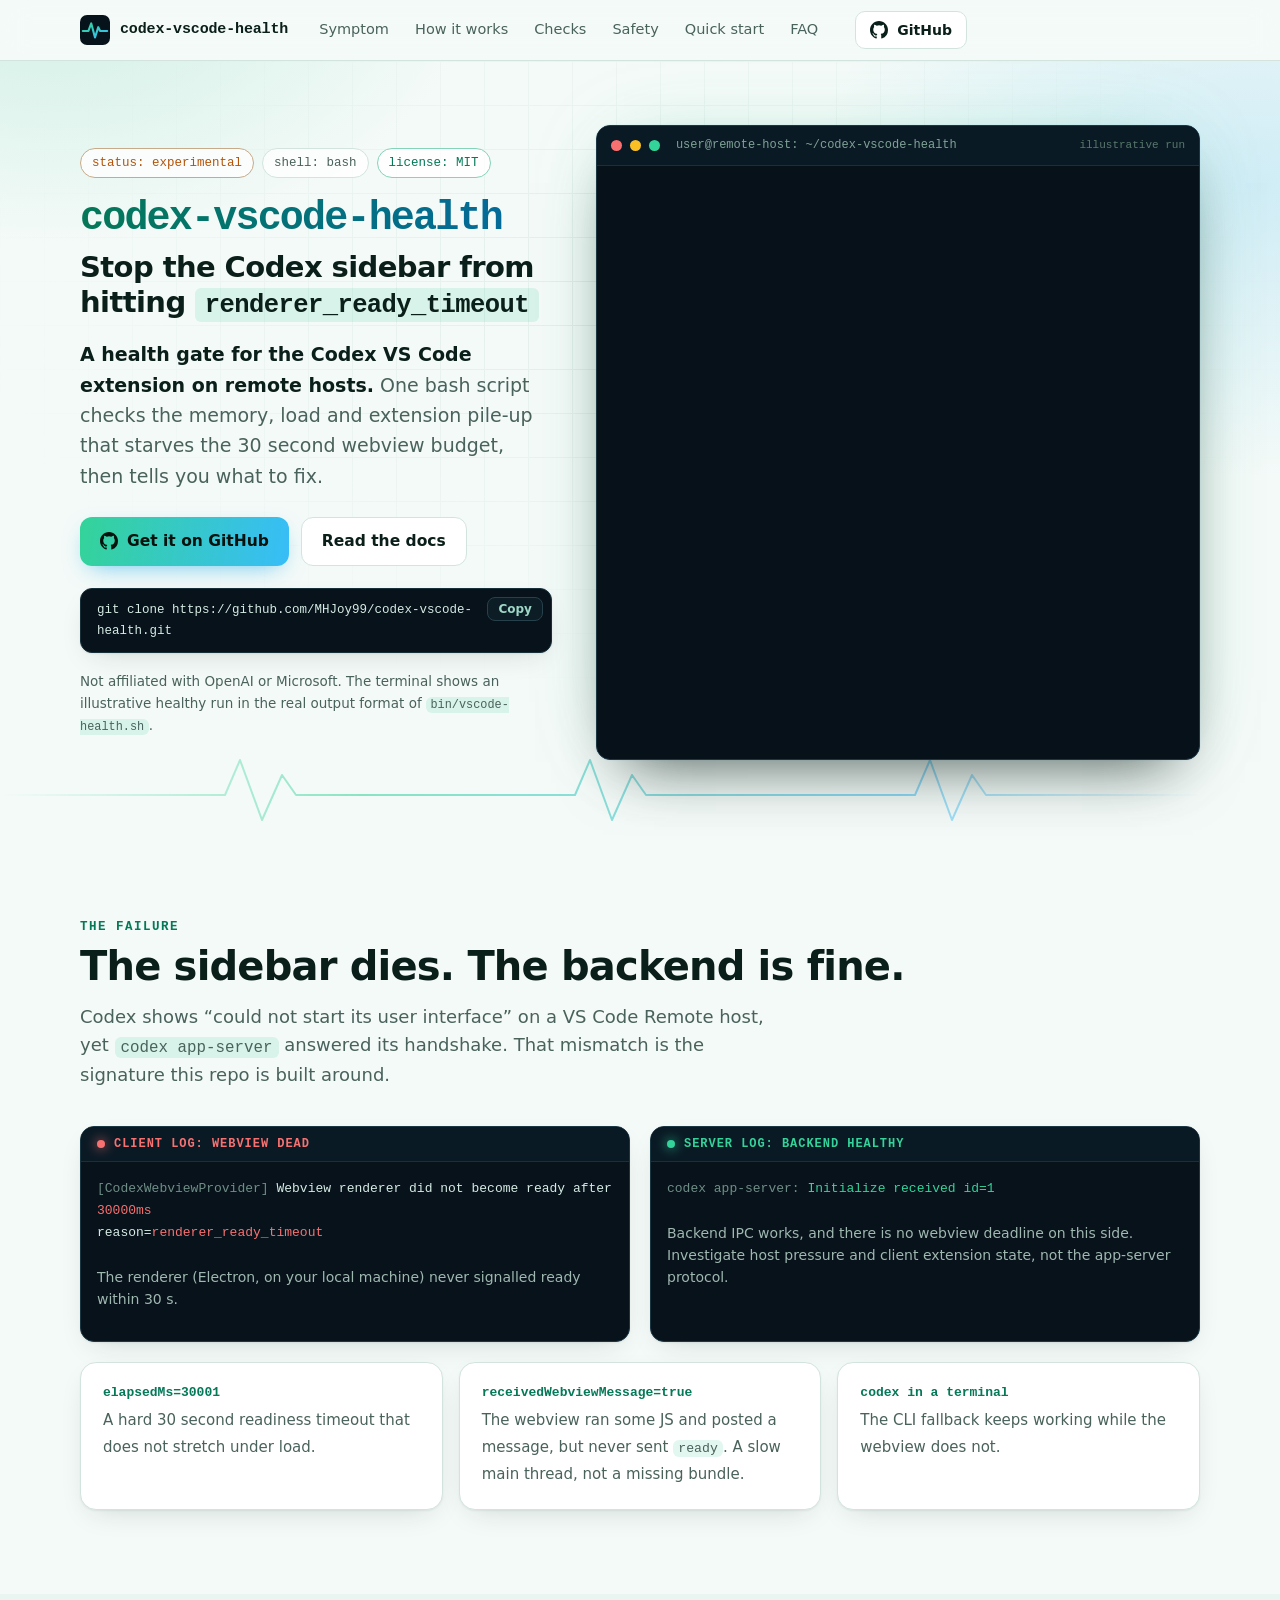
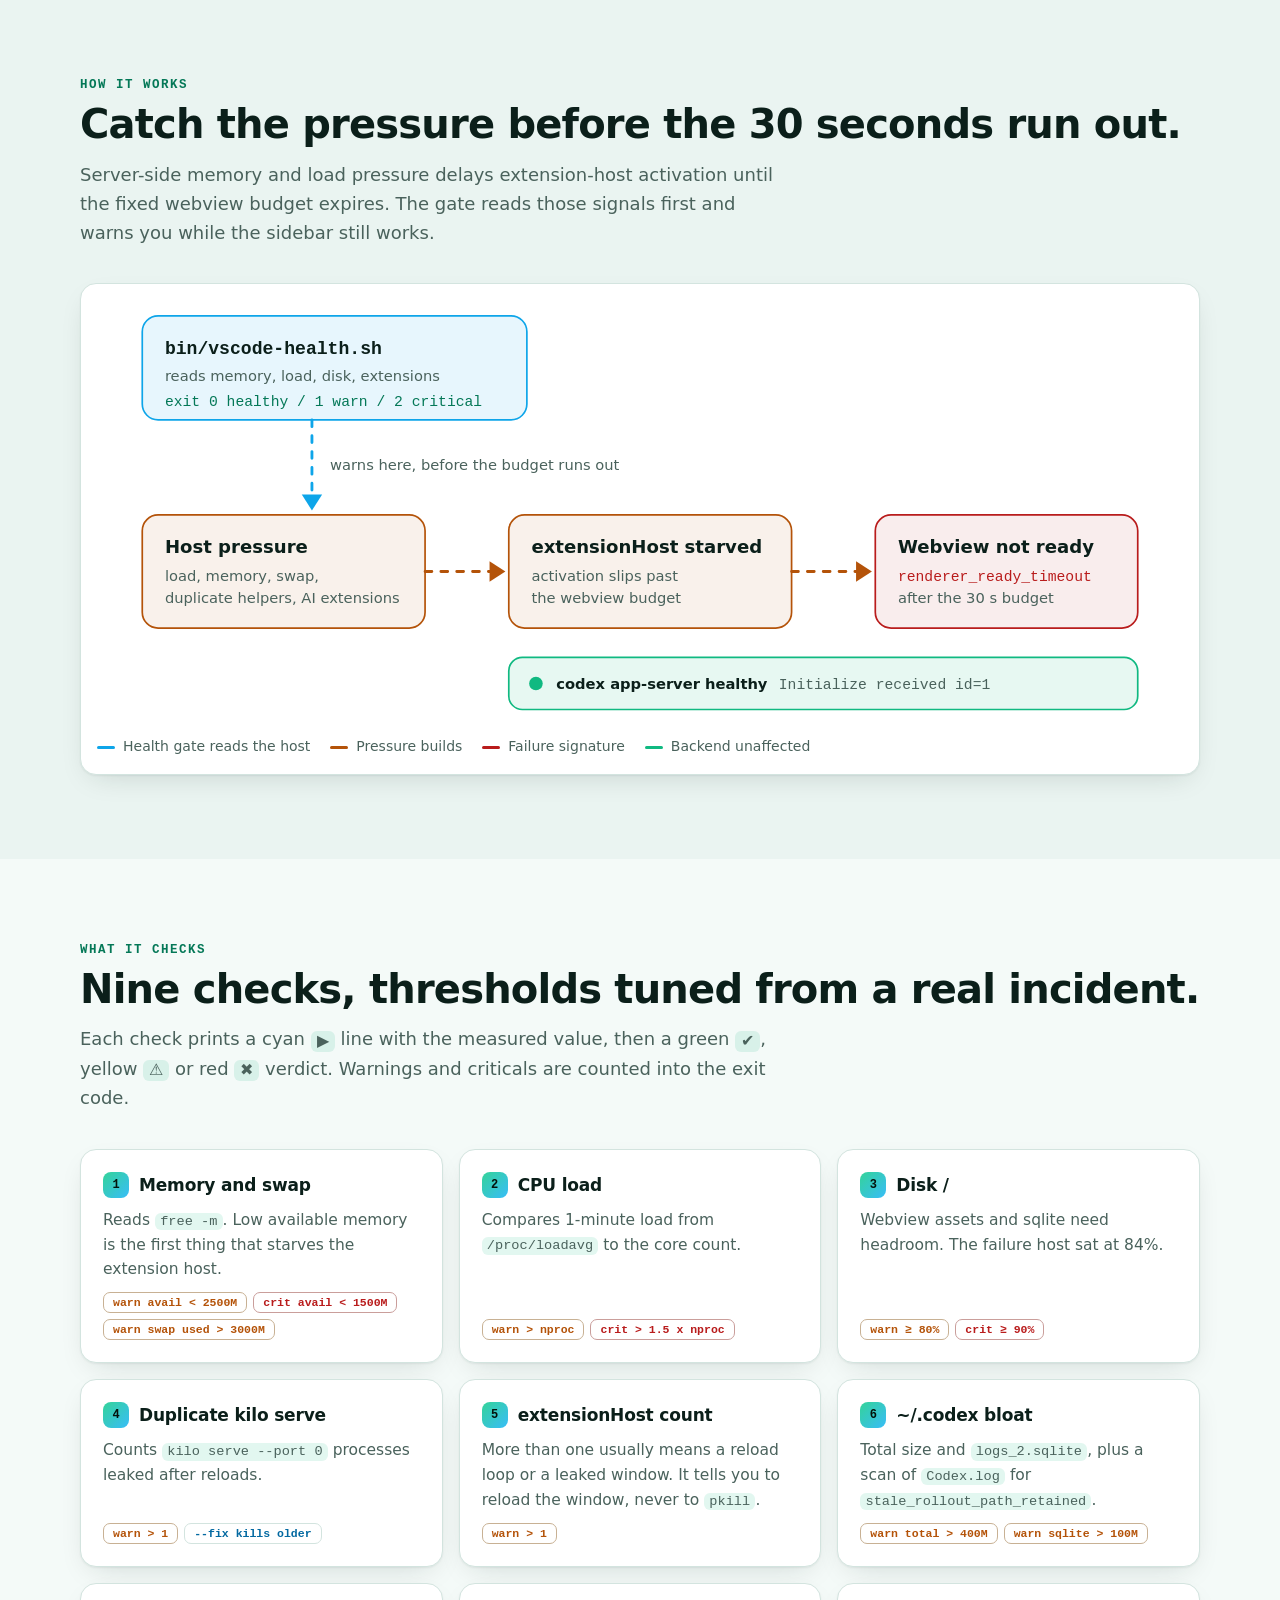
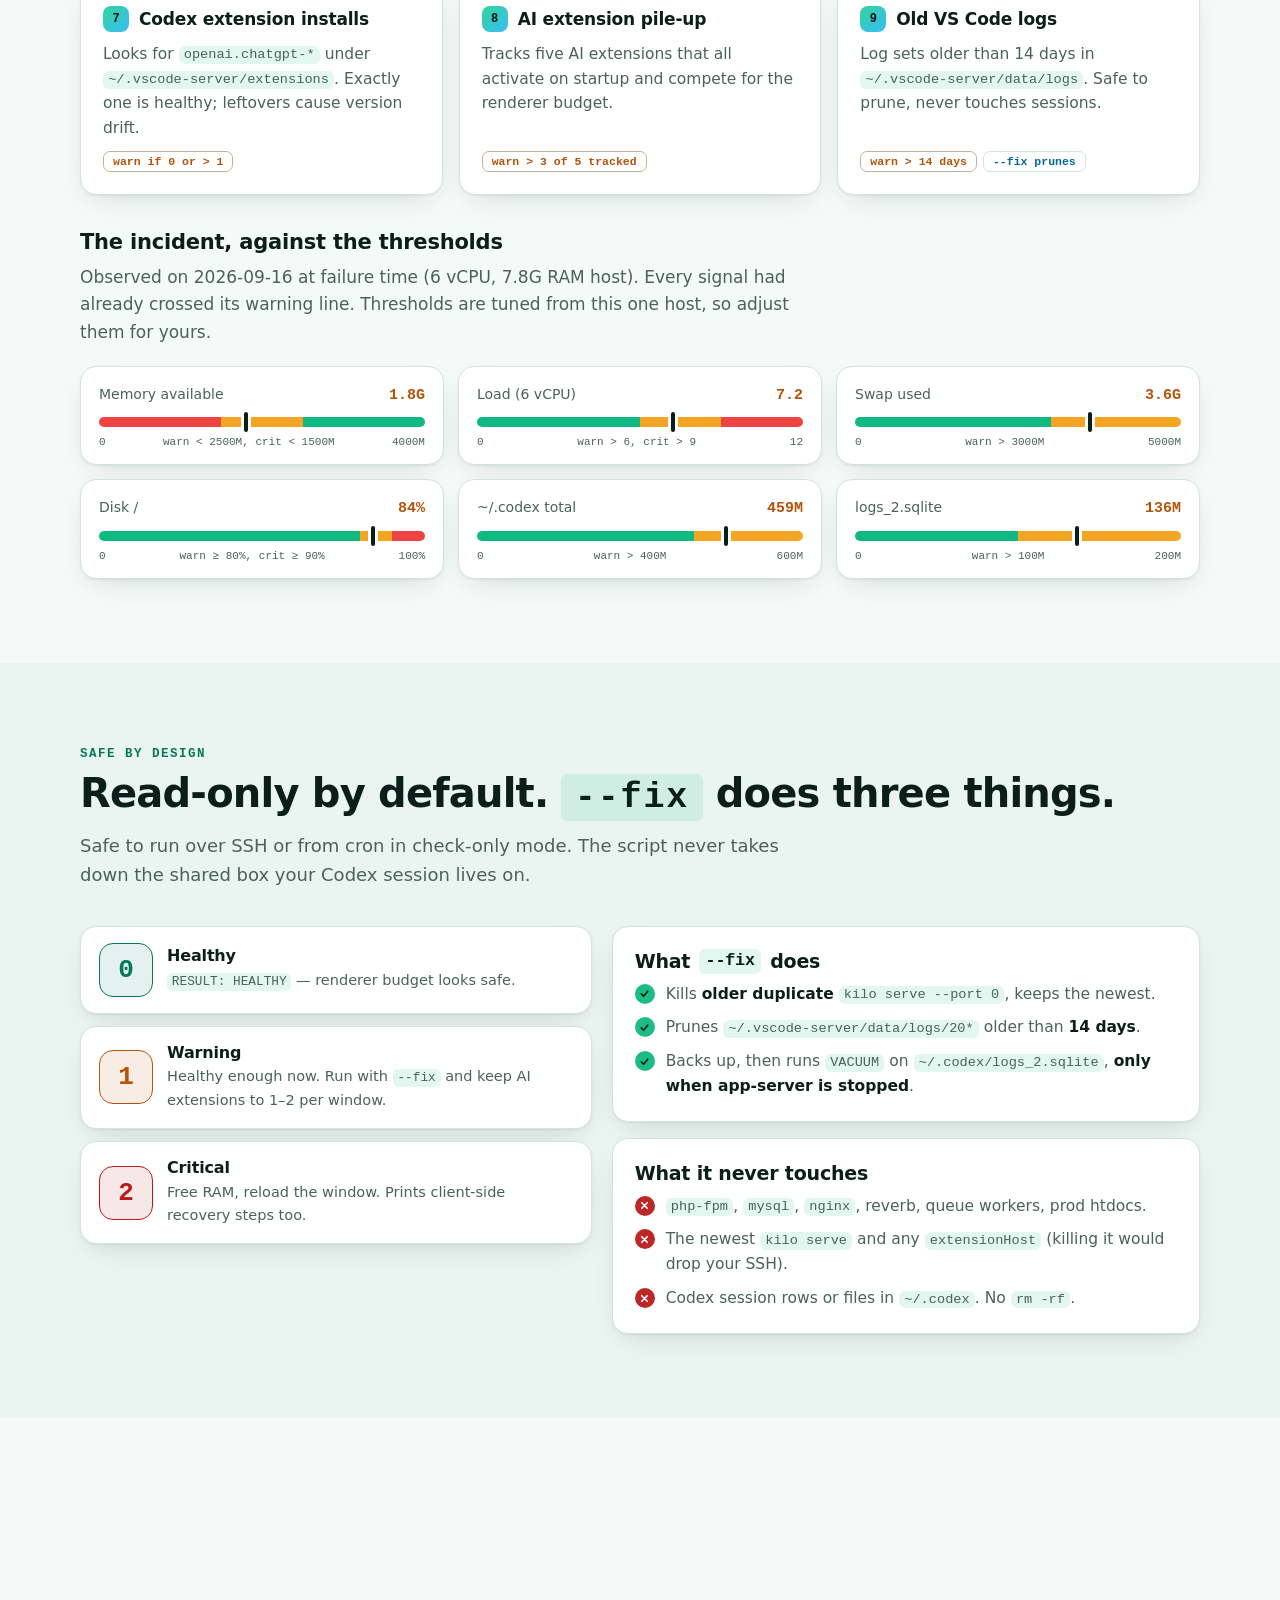
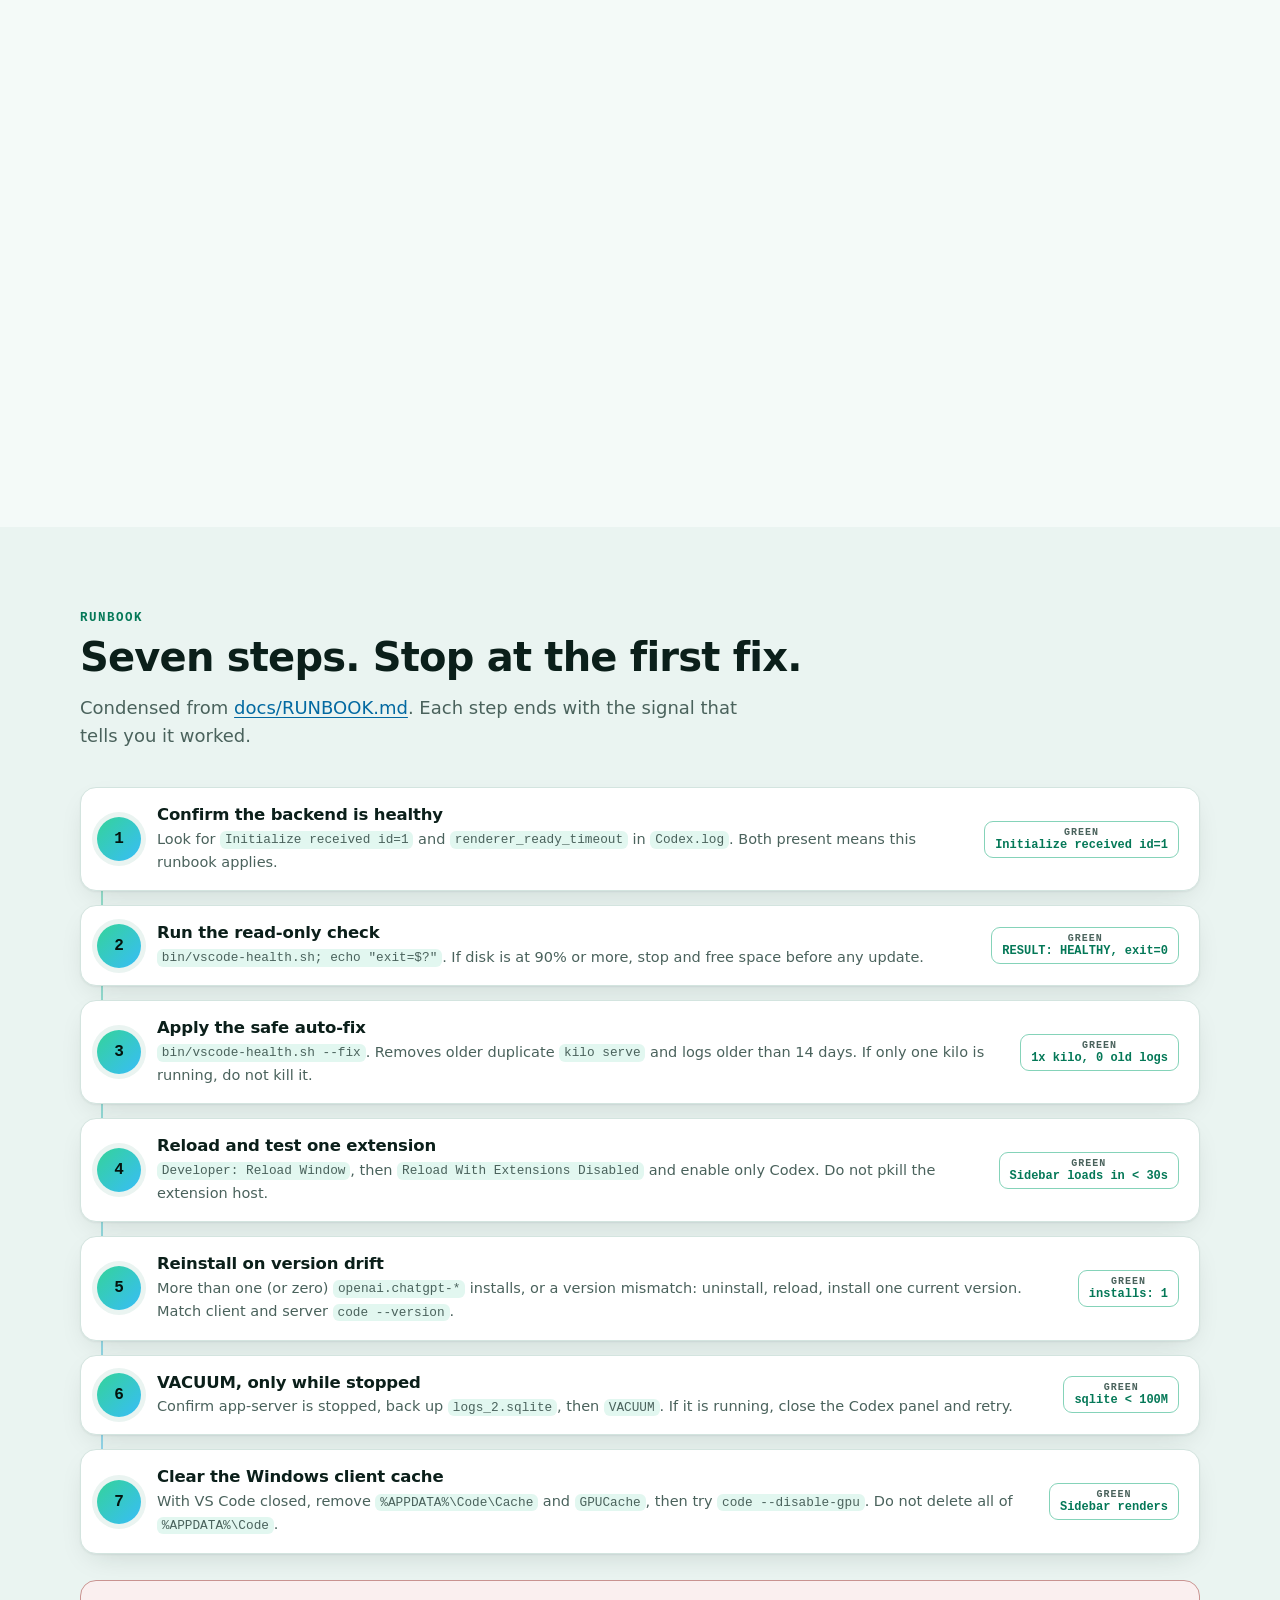
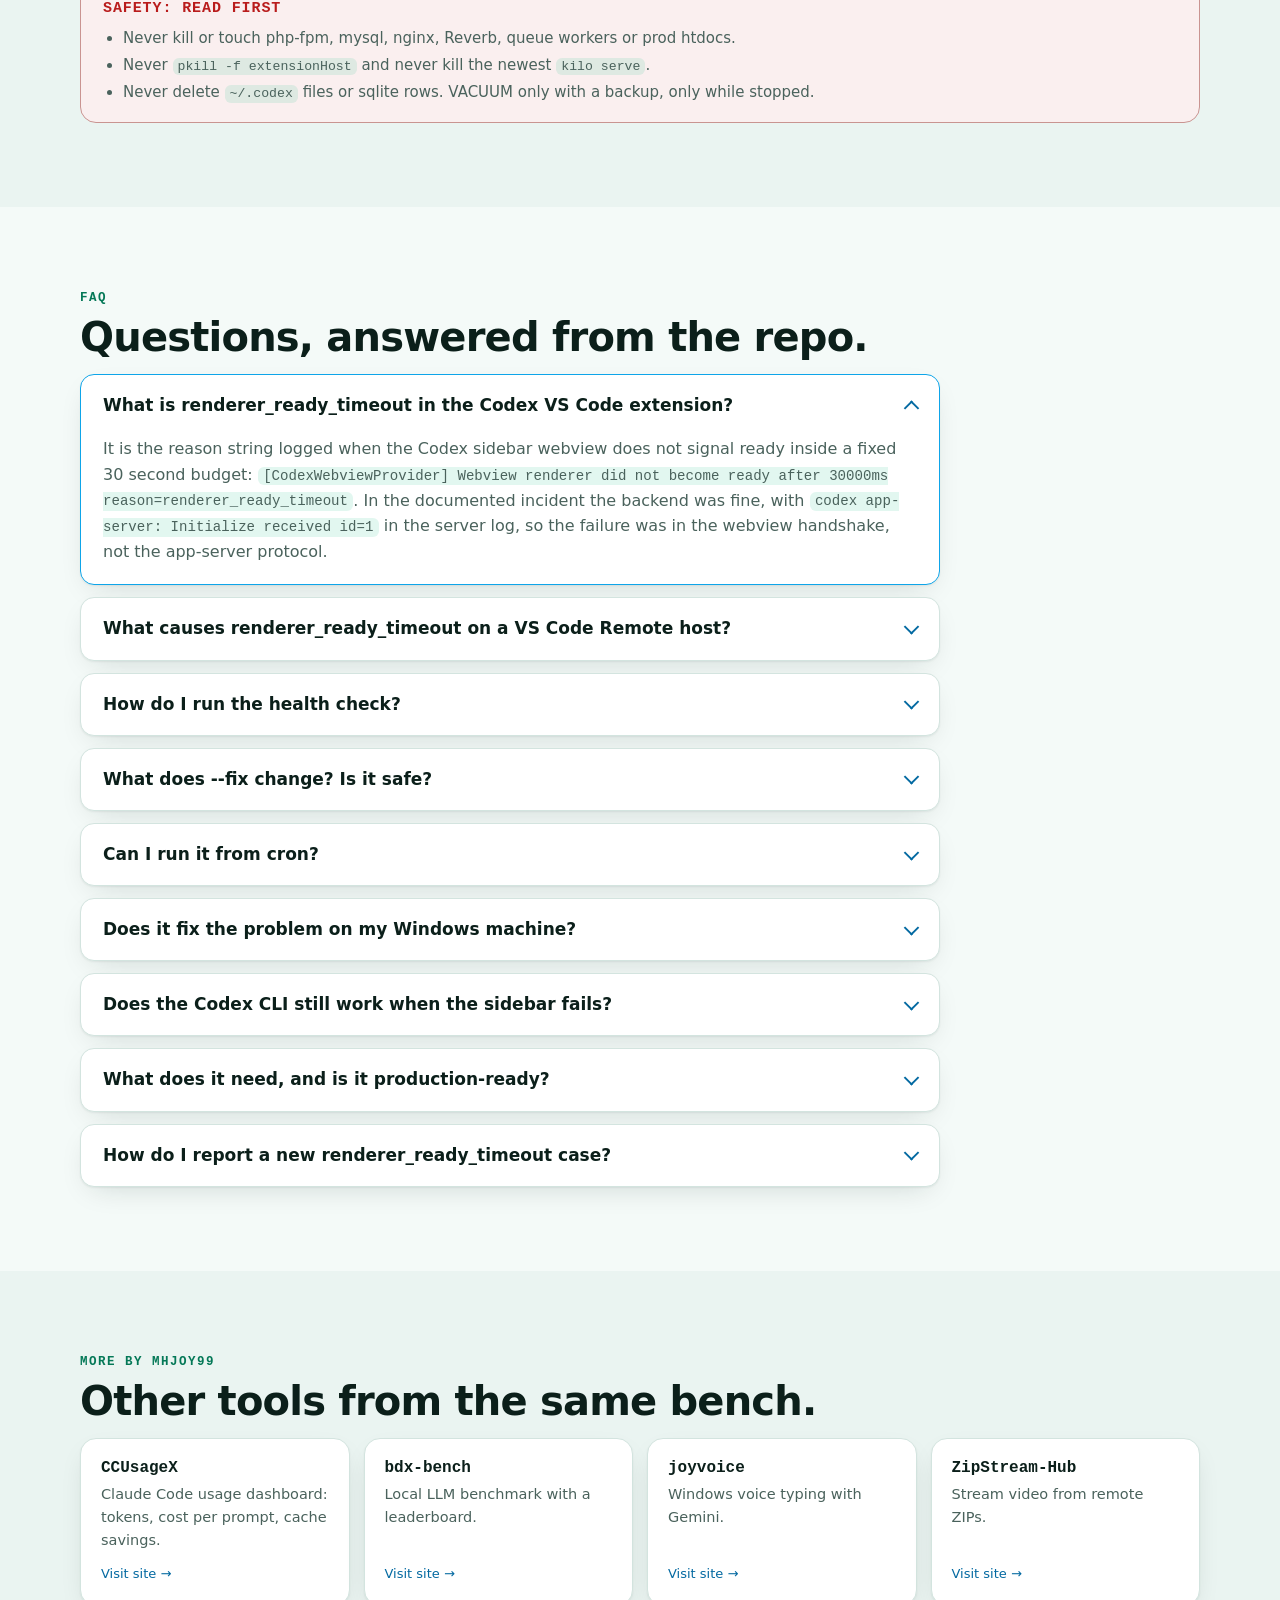
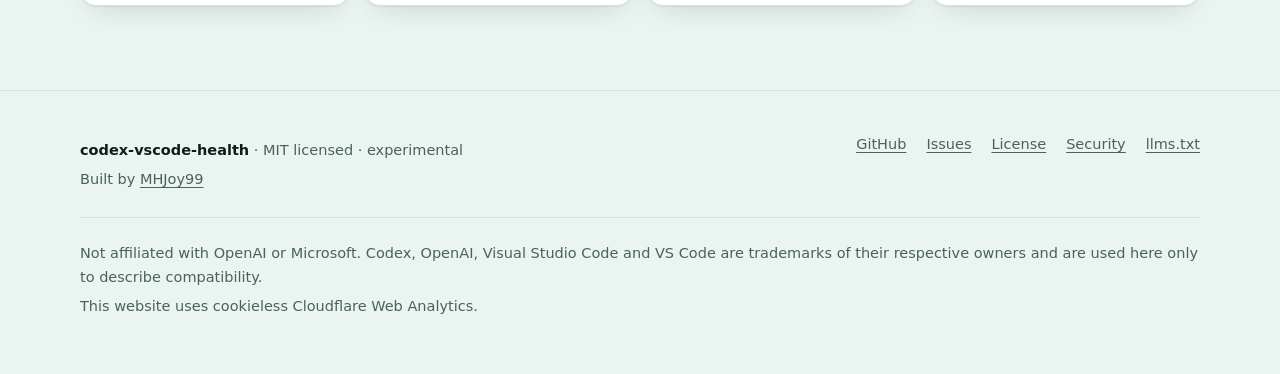
<file: index.html>
<!doctype html>
<html lang="en">
<head>
<meta charset="utf-8">
<meta name="viewport" content="width=device-width, initial-scale=1">
<title>codex-vscode-health: Fix Codex renderer_ready_timeout</title>
<meta name="description" content="Bash health gate for VS Code Remote hosts. Catches the memory, load and extension pressure behind Codex's renderer_ready_timeout. MIT, experimental.">
<link rel="canonical" href="https://mhjoy99.github.io/codex-vscode-health/">
<meta name="robots" content="index, follow, max-image-preview:large, max-snippet:-1">
<meta name="author" content="MHJoy99">
<meta name="theme-color" content="#f4faf8" media="(prefers-color-scheme: light)">
<meta name="theme-color" content="#050b0f" media="(prefers-color-scheme: dark)">
<link rel="icon" type="image/svg+xml" href="favicon.svg">
<link rel="stylesheet" href="site.css">
<meta name="keywords" content="codex renderer_ready_timeout, Codex VS Code extension, VS Code Remote health check, Codex sidebar could not start its user interface, extensionHost memory, vscode-server">
<meta property="og:type" content="website">
<meta property="og:site_name" content="codex-vscode-health">
<meta property="og:title" content="codex-vscode-health: Fix Codex renderer_ready_timeout">
<meta property="og:description" content="Bash health gate for VS Code Remote hosts. Catches the memory, load and extension pressure behind Codex's renderer_ready_timeout. MIT, experimental.">
<meta property="og:url" content="https://mhjoy99.github.io/codex-vscode-health/">
<meta property="og:image" content="https://mhjoy99.github.io/codex-vscode-health/og-image.png">
<meta property="og:image:width" content="1200">
<meta property="og:image:height" content="630">
<meta property="og:image:alt" content="Terminal running vscode-health.sh with green checks and a heartbeat line, titled codex-vscode-health">
<meta property="og:locale" content="en_US">
<meta name="twitter:card" content="summary_large_image">
<meta name="twitter:title" content="codex-vscode-health: Fix Codex renderer_ready_timeout">
<meta name="twitter:description" content="Bash health gate for VS Code Remote hosts. Catches the memory, load and extension pressure behind Codex's renderer_ready_timeout. MIT, experimental.">
<meta name="twitter:image" content="https://mhjoy99.github.io/codex-vscode-health/og-image.png">
<meta name="twitter:image:alt" content="Terminal running vscode-health.sh with green checks and a heartbeat line, titled codex-vscode-health">
<script>document.documentElement.className+=" js"</script>
<script type="application/ld+json">
{
  "@context": "https://schema.org",
  "@type": "SoftwareApplication",
  "@id": "https://mhjoy99.github.io/codex-vscode-health/#app",
  "name": "codex-vscode-health",
  "url": "https://mhjoy99.github.io/codex-vscode-health/",
  "description": "Bash health gate for VS Code Remote hosts. Catches the memory, load and extension pressure behind Codex's renderer_ready_timeout. MIT, experimental.",
  "applicationCategory": "DeveloperApplication",
  "applicationSubCategory": "VS Code Remote health check",
  "operatingSystem": "Linux",
  "softwareRequirements": "bash, coreutils, procps (sqlite3 for the optional VACUUM)",
  "offers": {
    "@type": "Offer",
    "price": "0",
    "priceCurrency": "USD"
  },
  "license": "https://opensource.org/licenses/MIT",
  "isAccessibleForFree": true,
  "codeRepository": "https://github.com/MHJoy99/codex-vscode-health",
  "downloadUrl": "https://github.com/MHJoy99/codex-vscode-health",
  "installUrl": "https://github.com/MHJoy99/codex-vscode-health#quickstart",
  "image": "https://mhjoy99.github.io/codex-vscode-health/og-image.png",
  "featureList": [
    "Memory, swap, load and disk checks against thresholds tuned from a real incident",
    "Duplicate kilo serve and extensionHost detection",
    "~/.codex size and stale rollout detection",
    "Codex extension version drift and AI extension pile-up checks",
    "Safe --fix limited to duplicate kilo serve, old logs and a guarded sqlite VACUUM",
    "Exit codes 0 healthy, 1 warning, 2 critical"
  ],
  "author": {
    "@type": "Person",
    "name": "MHJoy99",
    "url": "https://github.com/MHJoy99"
  }
}
</script>
<script type="application/ld+json">
{
  "@context": "https://schema.org",
  "@type": "FAQPage",
  "@id": "https://mhjoy99.github.io/codex-vscode-health/#faq",
  "mainEntity": [
    {
      "@type": "Question",
      "name": "What is renderer_ready_timeout in the Codex VS Code extension?",
      "acceptedAnswer": {
        "@type": "Answer",
        "text": "It is the reason string logged when the Codex sidebar webview does not signal ready inside a fixed 30 second budget: [CodexWebviewProvider] Webview renderer did not become ready after 30000ms reason=renderer_ready_timeout. In the documented incident the backend was fine, with codex app-server: Initialize received id=1 in the server log, so the failure was in the webview handshake, not the app-server protocol."
      }
    },
    {
      "@type": "Question",
      "name": "What causes renderer_ready_timeout on a VS Code Remote host?",
      "acceptedAnswer": {
        "@type": "Answer",
        "text": "In the one incident this repo documents (2026-09-16), server-side memory and CPU pressure delayed extension-host activation past the 30 second budget: load 7.2 on 6 vCPU, about 1.8G memory available, 3.6G swap in use, duplicate extensionHost and kilo serve processes, a 459M ~/.codex and several AI extensions. DIAGNOSIS.md ranks resource starvation first, then extension-host contention, bloat, version drift and renderer throttling."
      }
    },
    {
      "@type": "Question",
      "name": "How do I run the health check?",
      "acceptedAnswer": {
        "@type": "Answer",
        "text": "Clone the repo, make the script executable and run it: bin/vscode-health.sh. It is read-only by default. The exit code is 0 for healthy, 1 for warning and 2 for critical."
      }
    },
    {
      "@type": "Question",
      "name": "What does --fix change? Is it safe?",
      "acceptedAnswer": {
        "@type": "Answer",
        "text": "Only three things: it kills older duplicate kilo serve --port 0 processes (keeping the newest), prunes ~/.vscode-server/data/logs/20* older than 14 days, and takes a backup then runs VACUUM on ~/.codex/logs_2.sqlite, but only when app-server is stopped. It never touches php-fpm, mysql, nginx, reverb, queue workers, prod htdocs, the newest kilo serve, extensionHost or Codex session rows."
      }
    },
    {
      "@type": "Question",
      "name": "Can I run it from cron?",
      "acceptedAnswer": {
        "@type": "Answer",
        "text": "Yes, in check-only mode. The prevention guide suggests */15 * * * * /root/codex-vscode-health/bin/vscode-health.sh >> ~/.codex/health.log 2>&1 and says never to run --fix unattended."
      }
    },
    {
      "@type": "Question",
      "name": "Does it fix the problem on my Windows machine?",
      "acceptedAnswer": {
        "@type": "Answer",
        "text": "Not directly. The renderer runs on the client, not the server. The script fixes and reports server-side pressure; on a critical result it prints client-side steps (reload with extensions disabled, update Codex and match local and remote VS Code versions, clear %APPDATA%\\Code\\Cache and GPUCache, try --disable-gpu). The runbook covers the same steps."
      }
    },
    {
      "@type": "Question",
      "name": "Does the Codex CLI still work when the sidebar fails?",
      "acceptedAnswer": {
        "@type": "Answer",
        "text": "Yes. Running codex in a terminal keeps working when the webview does not, so it is the fallback while you triage."
      }
    },
    {
      "@type": "Question",
      "name": "What does it need, and is it production-ready?",
      "acceptedAnswer": {
        "@type": "Answer",
        "text": "It is plain bash with no dependencies beyond coreutils and procps; the optional VACUUM path uses sqlite3. The project is labelled experimental: the shellcheck badge is still TODO and every threshold is tuned from a single incident on a 6 vCPU, 7.8G host, so adjust them for your machine and read DIAGNOSIS.md before changing them."
      }
    },
    {
      "@type": "Question",
      "name": "How do I report a new renderer_ready_timeout case?",
      "acceptedAnswer": {
        "@type": "Answer",
        "text": "Open a GitHub issue with the script output, free -m and the Codex extension version. Scrub Codex.log first and attach only a slice around the signature; never paste tokens or ~/.codex/auth.json."
      }
    }
  ]
}
</script>
<script type="application/ld+json">
{
  "@context": "https://schema.org",
  "@type": "BreadcrumbList",
  "itemListElement": [
    {
      "@type": "ListItem",
      "position": 1,
      "name": "MHJoy99",
      "item": "https://github.com/MHJoy99"
    },
    {
      "@type": "ListItem",
      "position": 2,
      "name": "codex-vscode-health",
      "item": "https://mhjoy99.github.io/codex-vscode-health/"
    }
  ]
}
</script>
</head>
<body>
<a class="skip" href="#main">Skip to content</a>

<header class="nav">
  <div class="wrap">
    <a class="brand" href="#top" aria-label="codex-vscode-health home"><svg viewBox="0 0 64 64" aria-hidden="true"><defs><linearGradient id="lg" x1="0" y1="0" x2="1" y2="1"><stop offset="0" stop-color="#34d399"/><stop offset="1" stop-color="#38bdf8"/></linearGradient></defs><rect width="64" height="64" rx="15" fill="#07131a"/><path d="M6 34H18L24 18L32 48L39 26L43 34H58" fill="none" stroke="url(#lg)" stroke-width="4.5" stroke-linecap="round" stroke-linejoin="round"/></svg><span>codex-vscode-health</span></a>
    <nav aria-label="Sections"><ul>
      <li><a href="#symptom">Symptom</a></li>
      <li><a href="#how">How it works</a></li>
      <li><a href="#checks">Checks</a></li>
      <li><a href="#safe">Safety</a></li>
      <li><a href="#quickstart">Quick start</a></li>
      <li><a href="#faq">FAQ</a></li>
    </ul></nav>
    <a class="btn sm gh" href="https://github.com/MHJoy99/codex-vscode-health" rel="noopener"><svg viewBox="0 0 16 16" fill="currentColor" aria-hidden="true"><path d="M8 0C3.58 0 0 3.58 0 8c0 3.54 2.29 6.53 5.47 7.59.4.07.55-.17.55-.38 0-.19-.01-.82-.01-1.49-2.01.37-2.53-.49-2.69-.94-.09-.23-.48-.94-.82-1.13-.28-.15-.68-.52-.01-.53.63-.01 1.08.58 1.23.82.72 1.21 1.87.87 2.33.66.07-.52.28-.87.51-1.07-1.78-.2-3.64-.89-3.64-3.95 0-.87.31-1.59.82-2.15-.08-.2-.36-1.02.08-2.12 0 0 .67-.21 2.2.82a7.6 7.6 0 0 1 4 0c1.53-1.04 2.2-.82 2.2-.82.44 1.1.16 1.92.08 2.12.51.56.82 1.27.82 2.15 0 3.07-1.87 3.75-3.65 3.95.29.25.54.73.54 1.48 0 1.07-.01 1.93-.01 2.2 0 .21.15.46.55.38A8.01 8.01 0 0 0 16 8c0-4.42-3.58-8-8-8z"/></svg>GitHub</a>
  </div>
</header>

<main id="main">
<div class="hero" id="top">
  <svg class="bgecg" viewBox="0 0 1200 90" preserveAspectRatio="none" aria-hidden="true"><defs><linearGradient id="ecg-g" x1="0" x2="1"><stop offset="0" stop-color="#34d399" stop-opacity="0"/><stop offset=".3" stop-color="#34d399"/><stop offset=".75" stop-color="#38bdf8"/><stop offset="1" stop-color="#38bdf8" stop-opacity="0"/></linearGradient></defs><path class="ecgp" pathLength="100" d="M0 55H210L225 55L240 20L262 80L282 35L296 55H560L575 55L590 20L612 80L632 35L646 55H900L915 55L930 20L952 80L972 35L986 55H1200"/></svg>
  <div class="wrap hgrid">
    <div>
      <div class="pills" aria-label="Project status">
        <span class="pill warn">status: experimental</span>
        <span class="pill">shell: bash</span>
        <span class="pill ok">license: MIT</span>
      </div>
      <h1><span class="nm">codex-vscode-health</span><span class="sb">Stop the Codex sidebar from hitting <code>renderer_ready_timeout</code></span></h1>
      <p class="lead"><strong>A health gate for the Codex VS Code extension on remote hosts.</strong> One bash script checks the memory, load and extension pile-up that starves the 30 second webview budget, then tells you what to fix.</p>
      <div class="cta">
        <a class="btn pri" href="https://github.com/MHJoy99/codex-vscode-health" rel="noopener"><svg viewBox="0 0 16 16" fill="currentColor" aria-hidden="true"><path d="M8 0C3.58 0 0 3.58 0 8c0 3.54 2.29 6.53 5.47 7.59.4.07.55-.17.55-.38 0-.19-.01-.82-.01-1.49-2.01.37-2.53-.49-2.69-.94-.09-.23-.48-.94-.82-1.13-.28-.15-.68-.52-.01-.53.63-.01 1.08.58 1.23.82.72 1.21 1.87.87 2.33.66.07-.52.28-.87.51-1.07-1.78-.2-3.64-.89-3.64-3.95 0-.87.31-1.59.82-2.15-.08-.2-.36-1.02.08-2.12 0 0 .67-.21 2.2.82a7.6 7.6 0 0 1 4 0c1.53-1.04 2.2-.82 2.2-.82.44 1.1.16 1.92.08 2.12.51.56.82 1.27.82 2.15 0 3.07-1.87 3.75-3.65 3.95.29.25.54.73.54 1.48 0 1.07-.01 1.93-.01 2.2 0 .21.15.46.55.38A8.01 8.01 0 0 0 16 8c0-4.42-3.58-8-8-8z"/></svg>Get it on GitHub</a>
        <a class="btn" href="https://github.com/MHJoy99/codex-vscode-health/tree/main/docs" rel="noopener">Read the docs</a>
      </div>
      <div class="code one"><pre><code>git clone https://github.com/MHJoy99/codex-vscode-health.git</code></pre><button class="copy" type="button" data-copy="git clone https://github.com/MHJoy99/codex-vscode-health.git">Copy</button></div>
      <p class="hint">Not affiliated with OpenAI or Microsoft. The terminal shows an illustrative healthy run in the real output format of <code>bin/vscode-health.sh</code>.</p>
    </div>

    <div class="term" role="img" aria-label="Animated terminal: bin/vscode-health.sh runs its checks, each turns green, the result is HEALTHY with exit 0, a heartbeat line runs, and the Codex sidebar loads instead of hitting renderer_ready_timeout.">
      <div class="tbar"><i></i><i></i><i></i><span>user@remote-host: ~/codex-vscode-health</span><em>illustrative run</em></div>
      <div class="tbody" aria-hidden="true">
<div class="tl cmd a" style="--an:ln0"><span class="p">$ </span><span class="typed" id="typed">bin/vscode-health.sh; echo "exit=$?"</span><span class="cur"></span></div>
<div class="tl info a" style="--an:ln1">▶ VS Code remote health check (NPROC=6)</div>
<div class="tl info a" style="--an:ln2">▶ Memory avail=5120M swap_used=310M</div>
<div class="tl ok a" style="--an:ln3">✔ Memory avail 5120M OK</div>
<div class="tl info a" style="--an:ln4">▶ Load1=0.84 (warn&gt;6 crit&gt;9)</div>
<div class="tl ok a" style="--an:ln5">✔ Load 0.84 OK</div>
<div class="tl info a" style="--an:ln6">▶ Disk / at 41% (warn&gt;80% crit&gt;90%)</div>
<div class="tl ok a" style="--an:ln7">✔ Disk 41% OK</div>
<div class="tl info a" style="--an:ln8">▶ kilo serve processes: 1</div>
<div class="tl ok a" style="--an:ln9">✔ Single kilo serve OK (2417)</div>
<div class="tl info a" style="--an:ln10">▶ extensionHost processes: 1</div>
<div class="tl ok a" style="--an:ln11">✔ extensionHost count OK</div>
<div class="tl info a" style="--an:ln12">▶ ~/.codex total=212M logs_2.sqlite=48M (warn total&gt;400M / sqlite&gt;100M)</div>
<div class="tl ok a" style="--an:ln13">✔ Codex state size OK</div>
<div class="tl info a" style="--an:ln14">▶ Codex extension installs: 1</div>
<div class="tl ok a" style="--an:ln15">✔ Single Codex install OK (…/openai.chatgpt-&lt;version&gt;)</div>
<div class="tl info a" style="--an:ln16">▶ AI extensions installed: 2 / 5 tracked</div>
<div class="tl ok a" style="--an:ln17">✔ AI extension count OK</div>
<div class="tl info a" style="--an:ln18">▶ VS Code log sets older than 14d: 0</div>
<div class="tl ok a" style="--an:ln19">✔ Log retention OK</div>
<div class="tl sep a" style="--an:ln20">---</div>
<div class="tl res a" style="--an:ln21">✔ RESULT: HEALTHY — Codex renderer budget looks safe.</div>
<div class="tl xt a" style="--an:ln22">exit=0</div>

      </div>
      <div class="tfoot ftanim" aria-hidden="true">
        <div class="hb">
          <h4><span>host heartbeat</span><b>steady</b></h4>
          <svg viewBox="0 0 200 46" preserveAspectRatio="none"><path class="ghost" d="M0 24H30L36 24L41 8L48 40L54 14L58 24H120L126 24L131 8L138 40L144 14L148 24H200"/><path class="ecgp" pathLength="100" d="M0 24H30L36 24L41 8L48 40L54 14L58 24H120L126 24L131 8L138 40L144 14L148 24H200"/></svg>
        </div>
        <div class="sbx">
          <h4><span>Codex sidebar</span></h4>
          <div class="sbl"><div class="row"><span class="spin"></span>Starting Codex&hellip;</div><div class="bud"><i></i></div><div class="bl"><span>renderer budget</span><span>30 s</span></div></div>
          <div class="sbr"><div class="row"><span class="tick"><svg viewBox="0 0 12 12"><path d="M2.5 6.5l2.5 2.5 4.5-5.5" fill="none" stroke="currentColor" stroke-width="2" stroke-linecap="round" stroke-linejoin="round"/></svg></span>Sidebar ready</div><div class="sub">codex app-server: Initialize received id=1</div><div class="bl"><span>no renderer_ready_timeout</span></div></div>
        </div>
      </div>
    </div>
  </div>
</div>

<section id="symptom">
  <div class="wrap">
    <p class="eyebrow rv">The failure</p>
    <h2 class="rv">The sidebar dies. The backend is fine.</h2>
    <p class="sec-lead rv">Codex shows &ldquo;could not start its user interface&rdquo; on a VS Code Remote host, yet <code>codex app-server</code> answered its handshake. That mismatch is the signature this repo is built around.</p>
    <div class="split">
      <div class="logbox bad rv"><h3><i></i>Client log: webview dead</h3><pre><span class="dim">[CodexWebviewProvider]</span> Webview renderer did not become ready after <span class="hl-r">30000ms</span>
reason=<span class="hl-r">renderer_ready_timeout</span></pre><p class="note">The renderer (Electron, on your local machine) never signalled ready within 30 s.</p></div>
      <div class="logbox good rv" style="--d:.1s"><h3><i></i>Server log: backend healthy</h3><pre><span class="dim">codex app-server:</span> <span class="hl-g">Initialize received id=1</span></pre><p class="note">Backend IPC works, and there is no webview deadline on this side. Investigate host pressure and client extension state, not the app-server protocol.</p></div>
    </div>
    <div class="facts">
      <div class="card fact rv"><b>elapsedMs=30001</b><span>A hard 30 second readiness timeout that does not stretch under load.</span></div>
      <div class="card fact rv" style="--d:.08s"><b>receivedWebviewMessage=true</b><span>The webview ran some JS and posted a message, but never sent <code>ready</code>. A slow main thread, not a missing bundle.</span></div>
      <div class="card fact rv" style="--d:.16s"><b>codex in a terminal</b><span>The CLI fallback keeps working while the webview does not.</span></div>
    </div>
  </div>
</section>

<section id="how" class="alt">
  <div class="wrap">
    <p class="eyebrow rv">How it works</p>
    <h2 class="rv">Catch the pressure before the 30 seconds run out.</h2>
    <p class="sec-lead rv">Server-side memory and load pressure delays extension-host activation until the fixed webview budget expires. The gate reads those signals first and warns you while the sidebar still works.</p>
    <div class="dia rv">
      <svg class="horiz" viewBox="0 0 960 372" role="img" aria-labelledby="dt1 dd1">
        <title id="dt1">From host pressure to renderer_ready_timeout, and where the health gate sits</title>
        <desc id="dd1">The script bin/vscode-health.sh reads host pressure. Unchecked, pressure starves the extension host, which makes the webview miss its 30 second budget and log renderer_ready_timeout. The codex app-server backend stays healthy throughout.</desc>
        <rect class="nd s" x="40" y="14" width="340" height="92" rx="14"/>
        <text class="t1 m" x="60" y="48">bin/vscode-health.sh</text>
        <text class="t2 mute" x="60" y="72">reads memory, load, disk, extensions</text>
        <text class="t2 m" x="60" y="94" style="fill:var(--g)">exit 0 healthy / 1 warn / 2 critical</text>
        <path class="fl s" d="M190 106V176"/><path class="ah s" d="M181 172H199L190 186Z"/>
        <text class="t2 mute" x="206" y="150">warns here, before the budget runs out</text>

        <rect class="nd a" x="40" y="190" width="250" height="100" rx="14"/>
        <text class="t1" x="60" y="224">Host pressure</text>
        <text class="t2 mute" x="60" y="248">load, memory, swap,</text><text class="t2 mute" x="60" y="268">duplicate helpers, AI extensions</text>
        <path class="fl a" d="M290 240H350"/><path class="ah" d="M347 231L361 240L347 249Z"/>

        <rect class="nd a" x="364" y="190" width="250" height="100" rx="14"/>
        <text class="t1" x="384" y="224">extensionHost starved</text>
        <text class="t2 mute" x="384" y="248">activation slips past</text><text class="t2 mute" x="384" y="268">the webview budget</text>
        <path class="fl a" d="M614 240H674"/><path class="ah" d="M671 231L685 240L671 249Z"/>

        <rect class="nd r" x="688" y="190" width="232" height="100" rx="14"/>
        <text class="t1" x="708" y="224">Webview not ready</text>
        <text class="t2 m" x="708" y="248" style="fill:var(--red)">renderer_ready_timeout</text><text class="t2 mute" x="708" y="268">after the 30 s budget</text>

        <rect class="nd g" x="364" y="316" width="556" height="46" rx="12"/>
        <circle class="pl" cx="388" cy="339" r="6" style="fill:var(--g2)"/>
        <text class="t2" x="406" y="344"><tspan style="font-weight:700">codex app-server healthy</tspan><tspan class="m mute" dx="10">Initialize received id=1</tspan></text>
      </svg>

      <svg class="vert" viewBox="0 0 360 690" role="img" aria-labelledby="dt2 dd2">
        <title id="dt2">From host pressure to renderer_ready_timeout, and where the health gate sits</title>
        <desc id="dd2">The script bin/vscode-health.sh reads host pressure. Unchecked, pressure starves the extension host, which makes the webview miss its 30 second budget and log renderer_ready_timeout. The codex app-server backend stays healthy throughout.</desc>
        <rect class="nd s" x="20" y="10" width="320" height="92" rx="14"/>
        <text class="t1 m" x="38" y="44">bin/vscode-health.sh</text>
        <text class="t2 mute" x="38" y="68">reads memory, load, disk, extensions</text>
        <text class="t2 m" x="38" y="90" style="fill:var(--g)">exit 0 healthy / 1 warn / 2 critical</text>
        <path class="fl s" d="M180 102V148"/><path class="ah s" d="M171 144H189L180 158Z"/>

        <rect class="nd a" x="20" y="162" width="320" height="86" rx="14"/>
        <text class="t1" x="38" y="196">Host pressure</text>
        <text class="t2 mute" x="38" y="220">load, memory, swap, helpers, AI extensions</text>
        <path class="fl a" d="M180 248V286"/><path class="ah" d="M171 282H189L180 296Z"/>

        <rect class="nd a" x="20" y="300" width="320" height="86" rx="14"/>
        <text class="t1" x="38" y="334">extensionHost starved</text>
        <text class="t2 mute" x="38" y="358">activation slips past the webview budget</text>
        <path class="fl a" d="M180 386V424"/><path class="ah" d="M171 420H189L180 434Z"/>

        <rect class="nd r" x="20" y="438" width="320" height="86" rx="14"/>
        <text class="t1" x="38" y="472">Webview not ready after 30 s</text>
        <text class="t2 m" x="38" y="496" style="fill:var(--red)">renderer_ready_timeout</text>

        <rect class="nd g" x="20" y="560" width="320" height="86" rx="14"/>
        <circle class="pl" cx="44" cy="591" r="6" style="fill:var(--g2)"/>
        <text class="t1" x="60" y="596">codex app-server healthy</text>
        <text class="t2 m mute" x="38" y="624">Initialize received id=1</text>
      </svg>
      <div class="legend"><span style="--c:var(--s2)">Health gate reads the host</span><span style="--c:var(--amber)">Pressure builds</span><span style="--c:var(--red)">Failure signature</span><span style="--c:var(--g2)">Backend unaffected</span></div>
    </div>
  </div>
</section>

<section id="checks">
  <div class="wrap">
    <p class="eyebrow rv">What it checks</p>
    <h2 class="rv">Nine checks, thresholds tuned from a real incident.</h2>
    <p class="sec-lead rv">Each check prints a cyan <code>&#9654;</code> line with the measured value, then a green <code>&#10004;</code>, yellow <code>&#9888;</code> or red <code>&#10006;</code> verdict. Warnings and criticals are counted into the exit code.</p>
    <div class="cgrid">
<article class="card chk rv" style="--d:0s"><div class="hd"><span class="n">1</span><h3>Memory and swap</h3></div><p>Reads <code>free -m</code>. Low available memory is the first thing that starves the extension host.</p><div class="thr"><span class="w">warn avail &lt; 2500M</span><span class="c">crit avail &lt; 1500M</span><span class="w">warn swap used &gt; 3000M</span></div></article>
<article class="card chk rv" style="--d:0.08s"><div class="hd"><span class="n">2</span><h3>CPU load</h3></div><p>Compares 1-minute load from <code>/proc/loadavg</code> to the core count.</p><div class="thr"><span class="w">warn &gt; nproc</span><span class="c">crit &gt; 1.5 x nproc</span></div></article>
<article class="card chk rv" style="--d:0.16s"><div class="hd"><span class="n">3</span><h3>Disk /</h3></div><p>Webview assets and sqlite need headroom. The failure host sat at 84%.</p><div class="thr"><span class="w">warn &ge; 80%</span><span class="c">crit &ge; 90%</span></div></article>
<article class="card chk rv" style="--d:0s"><div class="hd"><span class="n">4</span><h3>Duplicate kilo serve</h3></div><p>Counts <code>kilo serve --port 0</code> processes leaked after reloads.</p><div class="thr"><span class="w">warn &gt; 1</span><span class="i">--fix kills older</span></div></article>
<article class="card chk rv" style="--d:0.08s"><div class="hd"><span class="n">5</span><h3>extensionHost count</h3></div><p>More than one usually means a reload loop or a leaked window. It tells you to reload the window, never to <code>pkill</code>.</p><div class="thr"><span class="w">warn &gt; 1</span></div></article>
<article class="card chk rv" style="--d:0.16s"><div class="hd"><span class="n">6</span><h3>~/.codex bloat</h3></div><p>Total size and <code>logs_2.sqlite</code>, plus a scan of <code>Codex.log</code> for <code>stale_rollout_path_retained</code>.</p><div class="thr"><span class="w">warn total &gt; 400M</span><span class="w">warn sqlite &gt; 100M</span></div></article>
<article class="card chk rv" style="--d:0s"><div class="hd"><span class="n">7</span><h3>Codex extension installs</h3></div><p>Looks for <code>openai.chatgpt-*</code> under <code>~/.vscode-server/extensions</code>. Exactly one is healthy; leftovers cause version drift.</p><div class="thr"><span class="w">warn if 0 or &gt; 1</span></div></article>
<article class="card chk rv" style="--d:0.08s"><div class="hd"><span class="n">8</span><h3>AI extension pile-up</h3></div><p>Tracks five AI extensions that all activate on startup and compete for the renderer budget.</p><div class="thr"><span class="w">warn &gt; 3 of 5 tracked</span></div></article>
<article class="card chk rv" style="--d:0.16s"><div class="hd"><span class="n">9</span><h3>Old VS Code logs</h3></div><p>Log sets older than 14 days in <code>~/.vscode-server/data/logs</code>. Safe to prune, never touches sessions.</p><div class="thr"><span class="w">warn &gt; 14 days</span><span class="i">--fix prunes</span></div></article>
    </div>
    <div class="gauges">
      <h3 class="rv">The incident, against the thresholds</h3>
      <p class="rv">Observed on 2026-09-16 at failure time (6 vCPU, 7.8G RAM host). Every signal had already crossed its warning line. Thresholds are tuned from this one host, so adjust them for yours.</p>
      <div class="gg">
<div class="card ga rv" style="--d:0s"><div class="gt"><span>Memory available</span><b>1.8G</b></div><div class="bar" style="background:linear-gradient(90deg,var(--bar-r) 0.0% 37.5%,var(--bar-a) 37.5% 62.5%,var(--g2) 62.5% 100.0%);--m:calc(45.0% - 2px)"><i class="mk"></i></div><div class="gs"><span>0</span><span>warn &lt; 2500M, crit &lt; 1500M</span><span>4000M</span></div></div>
<div class="card ga rv" style="--d:0.08s"><div class="gt"><span>Load (6 vCPU)</span><b>7.2</b></div><div class="bar" style="background:linear-gradient(90deg,var(--g2) 0.0% 50.0%,var(--bar-a) 50.0% 75.0%,var(--bar-r) 75.0% 100.0%);--m:calc(60.0% - 2px)"><i class="mk"></i></div><div class="gs"><span>0</span><span>warn &gt; 6, crit &gt; 9</span><span>12</span></div></div>
<div class="card ga rv" style="--d:0.16s"><div class="gt"><span>Swap used</span><b>3.6G</b></div><div class="bar" style="background:linear-gradient(90deg,var(--g2) 0.0% 60.0%,var(--bar-a) 60.0% 100.0%);--m:calc(72.0% - 2px)"><i class="mk"></i></div><div class="gs"><span>0</span><span>warn &gt; 3000M</span><span>5000M</span></div></div>
<div class="card ga rv" style="--d:0s"><div class="gt"><span>Disk /</span><b>84%</b></div><div class="bar" style="background:linear-gradient(90deg,var(--g2) 0.0% 80.0%,var(--bar-a) 80.0% 90.0%,var(--bar-r) 90.0% 100.0%);--m:calc(84.0% - 2px)"><i class="mk"></i></div><div class="gs"><span>0</span><span>warn &ge; 80%, crit &ge; 90%</span><span>100%</span></div></div>
<div class="card ga rv" style="--d:0.08s"><div class="gt"><span>~/.codex total</span><b>459M</b></div><div class="bar" style="background:linear-gradient(90deg,var(--g2) 0.0% 66.7%,var(--bar-a) 66.7% 100.0%);--m:calc(76.5% - 2px)"><i class="mk"></i></div><div class="gs"><span>0</span><span>warn &gt; 400M</span><span>600M</span></div></div>
<div class="card ga rv" style="--d:0.16s"><div class="gt"><span>logs_2.sqlite</span><b>136M</b></div><div class="bar" style="background:linear-gradient(90deg,var(--g2) 0.0% 50.0%,var(--bar-a) 50.0% 100.0%);--m:calc(68.0% - 2px)"><i class="mk"></i></div><div class="gs"><span>0</span><span>warn &gt; 100M</span><span>200M</span></div></div>
      </div>
    </div>
  </div>
</section>

<section id="safe" class="alt">
  <div class="wrap">
    <p class="eyebrow rv">Safe by design</p>
    <h2 class="rv">Read-only by default. <code>--fix</code> does three things.</h2>
    <p class="sec-lead rv">Safe to run over SSH or from cron in check-only mode. The script never takes down the shared box your Codex session lives on.</p>
    <div class="safe">
      <div class="exits">
        <div class="card ex o rv"><span class="cd">0</span><div><h3>Healthy</h3><p><code>RESULT: HEALTHY</code> &mdash; renderer budget looks safe.</p></div></div>
        <div class="card ex w rv" style="--d:.08s"><span class="cd">1</span><div><h3>Warning</h3><p>Healthy enough now. Run with <code>--fix</code> and keep AI extensions to 1&ndash;2 per window.</p></div></div>
        <div class="card ex x rv" style="--d:.16s"><span class="cd">2</span><div><h3>Critical</h3><p>Free RAM, reload the window. Prints client-side recovery steps too.</p></div></div>
      </div>
      <div>
        <div class="card safecard rv">
          <h3>What <code>--fix</code> does</h3>
          <ul class="dn y">
            <li><span>Kills <b>older duplicate</b> <code>kilo serve --port 0</code>, keeps the newest.</span></li>
            <li><span>Prunes <code>~/.vscode-server/data/logs/20*</code> older than <b>14 days</b>.</span></li>
            <li><span>Backs up, then runs <code>VACUUM</code> on <code>~/.codex/logs_2.sqlite</code>, <b>only when app-server is stopped</b>.</span></li>
          </ul>
        </div>
        <div class="card safecard rv" style="--d:.1s">
          <h3>What it never touches</h3>
          <ul class="dn n">
            <li><span><code>php-fpm</code>, <code>mysql</code>, <code>nginx</code>, reverb, queue workers, prod htdocs.</span></li>
            <li><span>The newest <code>kilo serve</code> and any <code>extensionHost</code> (killing it would drop your SSH).</span></li>
            <li><span>Codex session rows or files in <code>~/.codex</code>. No <code>rm -rf</code>.</span></li>
          </ul>
        </div>
      </div>
    </div>
  </div>
</section>

<section id="quickstart">
  <div class="wrap">
    <p class="eyebrow rv">Quick start</p>
    <h2 class="rv">Clone it, run it, read the exit code.</h2>
    <p class="sec-lead rv">Plain bash on the remote host. No dependencies beyond coreutils and procps.</p>
    <div class="start">
      <div class="rv">
        <div class="code"><button class="copy" type="button">Copy</button><pre><code><span class="gn">git</span> clone https://github.com/MHJoy99/codex-vscode-health.git
<span class="gn">cd</span> codex-vscode-health
<span class="gn">chmod</span> +x bin/vscode-health.sh

<span class="c"># read-only check, safe in cron/SSH</span>
bin/vscode-health.sh

<span class="c"># check + safe fixes only</span>
bin/vscode-health.sh --fix</code></pre></div>
        <div class="code"><button class="copy" type="button">Copy</button><pre><code><span class="c"># check-only from cron, every 15 minutes (never --fix unattended)</span>
*/15 * * * * /root/codex-vscode-health/bin/vscode-health.sh &gt;&gt; ~/.codex/health.log 2&gt;&amp;1</code></pre></div>
        <p class="fmt">Exit codes: <code>0</code> healthy, <code>1</code> warning, <code>2</code> critical.</p>
      </div>
      <ol class="steps rv" style="--d:.1s">
        <li><span class="nb">1</span><span><b>Run the check.</b> It reads <code>~/.vscode-server</code> and <code>~/.codex</code> on the host the extension runs on.</span></li>
        <li><span class="nb">2</span><span><b>Fix the warnings.</b> Use <code>--fix</code> for the safe three, and drop to 1&ndash;2 AI extensions per window.</span></li>
        <li><span class="nb">3</span><span><b>Reload the window.</b> <code>Developer: Reload Window</code>, then retry with a single AI extension.</span></li>
        <li><span class="nb">4</span><span><b>Still failing?</b> Follow the runbook below. If the server is green, the problem is on the client.</span></li>
      </ol>
    </div>
  </div>
</section>

<section id="runbook" class="alt">
  <div class="wrap">
    <p class="eyebrow rv">Runbook</p>
    <h2 class="rv">Seven steps. Stop at the first fix.</h2>
    <p class="sec-lead rv">Condensed from <a href="https://github.com/MHJoy99/codex-vscode-health/blob/main/docs/RUNBOOK.md" rel="noopener">docs/RUNBOOK.md</a>. Each step ends with the signal that tells you it worked.</p>
    <ol class="rb">
<li class="card rv"><span class="nb">1</span><div><h3>Confirm the backend is healthy</h3><p>Look for <code>Initialize received id=1</code> and <code>renderer_ready_timeout</code> in <code>Codex.log</code>. Both present means this runbook applies.</p></div><div class="gr"><small>Green</small>Initialize received id=1</div></li>
<li class="card rv"><span class="nb">2</span><div><h3>Run the read-only check</h3><p><code>bin/vscode-health.sh; echo "exit=$?"</code>. If disk is at 90% or more, stop and free space before any update.</p></div><div class="gr"><small>Green</small>RESULT: HEALTHY, exit=0</div></li>
<li class="card rv"><span class="nb">3</span><div><h3>Apply the safe auto-fix</h3><p><code>bin/vscode-health.sh --fix</code>. Removes older duplicate <code>kilo serve</code> and logs older than 14 days. If only one kilo is running, do not kill it.</p></div><div class="gr"><small>Green</small>1x kilo, 0 old logs</div></li>
<li class="card rv"><span class="nb">4</span><div><h3>Reload and test one extension</h3><p><code>Developer: Reload Window</code>, then <code>Reload With Extensions Disabled</code> and enable only Codex. Do not pkill the extension host.</p></div><div class="gr"><small>Green</small>Sidebar loads in &lt; 30s</div></li>
<li class="card rv"><span class="nb">5</span><div><h3>Reinstall on version drift</h3><p>More than one (or zero) <code>openai.chatgpt-*</code> installs, or a version mismatch: uninstall, reload, install one current version. Match client and server <code>code --version</code>.</p></div><div class="gr"><small>Green</small>installs: 1</div></li>
<li class="card rv"><span class="nb">6</span><div><h3>VACUUM, only while stopped</h3><p>Confirm app-server is stopped, back up <code>logs_2.sqlite</code>, then <code>VACUUM</code>. If it is running, close the Codex panel and retry.</p></div><div class="gr"><small>Green</small>sqlite &lt; 100M</div></li>
<li class="card rv"><span class="nb">7</span><div><h3>Clear the Windows client cache</h3><p>With VS Code closed, remove <code>%APPDATA%\Code\Cache</code> and <code>GPUCache</code>, then try <code>code --disable-gpu</code>. Do not delete all of <code>%APPDATA%\Code</code>.</p></div><div class="gr"><small>Green</small>Sidebar renders</div></li>
    </ol>
    <div class="warnbox rv">
      <h3>Safety: read first</h3>
      <ul>
        <li>Never kill or touch php-fpm, mysql, nginx, Reverb, queue workers or prod htdocs.</li>
        <li>Never <code>pkill -f extensionHost</code> and never kill the newest <code>kilo serve</code>.</li>
        <li>Never delete <code>~/.codex</code> files or sqlite rows. VACUUM only with a backup, only while stopped.</li>
      </ul>
    </div>
  </div>
</section>

<section id="faq">
  <div class="wrap">
    <p class="eyebrow rv">FAQ</p>
    <h2 class="rv">Questions, answered from the repo.</h2>
    <div class="faq">
<details class="rv" open><summary>What is renderer_ready_timeout in the Codex VS Code extension?</summary><div class="a"><p>It is the reason string logged when the Codex sidebar webview does not signal ready inside a fixed 30 second budget: <code>[CodexWebviewProvider] Webview renderer did not become ready after 30000ms reason=renderer_ready_timeout</code>. In the documented incident the backend was fine, with <code>codex app-server: Initialize received id=1</code> in the server log, so the failure was in the webview handshake, not the app-server protocol.</p></div></details>
<details class="rv"><summary>What causes renderer_ready_timeout on a VS Code Remote host?</summary><div class="a"><p>In the one incident this repo documents (2026-09-16), server-side memory and CPU pressure delayed extension-host activation past the 30 second budget: load 7.2 on 6 vCPU, about 1.8G memory available, 3.6G swap in use, duplicate extensionHost and <code>kilo serve</code> processes, a 459M <code>~/.codex</code> and several AI extensions. DIAGNOSIS.md ranks resource starvation first, then extension-host contention, bloat, version drift and renderer throttling.</p></div></details>
<details class="rv"><summary>How do I run the health check?</summary><div class="a"><p>Clone the repo, make the script executable and run it: <code>bin/vscode-health.sh</code>. It is read-only by default. The exit code is 0 for healthy, 1 for warning and 2 for critical.</p></div></details>
<details class="rv"><summary>What does --fix change? Is it safe?</summary><div class="a"><p>Only three things: it kills older duplicate <code>kilo serve --port 0</code> processes (keeping the newest), prunes <code>~/.vscode-server/data/logs/20*</code> older than 14 days, and takes a backup then runs <code>VACUUM</code> on <code>~/.codex/logs_2.sqlite</code>, but only when app-server is stopped. It never touches php-fpm, mysql, nginx, reverb, queue workers, prod htdocs, the newest kilo serve, extensionHost or Codex session rows.</p></div></details>
<details class="rv"><summary>Can I run it from cron?</summary><div class="a"><p>Yes, in check-only mode. The prevention guide suggests <code>*/15 * * * * /root/codex-vscode-health/bin/vscode-health.sh &gt;&gt; ~/.codex/health.log 2&gt;&amp;1</code> and says never to run <code>--fix</code> unattended.</p></div></details>
<details class="rv"><summary>Does it fix the problem on my Windows machine?</summary><div class="a"><p>Not directly. The renderer runs on the client, not the server. The script fixes and reports server-side pressure; on a critical result it prints client-side steps (reload with extensions disabled, update Codex and match local and remote VS Code versions, clear <code>%APPDATA%\Code\Cache</code> and GPUCache, try <code>--disable-gpu</code>). The runbook covers the same steps.</p></div></details>
<details class="rv"><summary>Does the Codex CLI still work when the sidebar fails?</summary><div class="a"><p>Yes. Running <code>codex</code> in a terminal keeps working when the webview does not, so it is the fallback while you triage.</p></div></details>
<details class="rv"><summary>What does it need, and is it production-ready?</summary><div class="a"><p>It is plain bash with no dependencies beyond coreutils and procps; the optional VACUUM path uses <code>sqlite3</code>. The project is labelled experimental: the shellcheck badge is still TODO and every threshold is tuned from a single incident on a 6 vCPU, 7.8G host, so adjust them for your machine and read DIAGNOSIS.md before changing them.</p></div></details>
<details class="rv"><summary>How do I report a new renderer_ready_timeout case?</summary><div class="a"><p>Open a GitHub issue with the script output, <code>free -m</code> and the Codex extension version. Scrub <code>Codex.log</code> first and attach only a slice around the signature; never paste tokens or <code>~/.codex/auth.json</code>.</p></div></details>
    </div>
  </div>
</section>

<section class="alt" id="more">
  <div class="wrap">
    <p class="eyebrow rv">More by MHJoy99</p>
    <h2 class="rv">Other tools from the same bench.</h2>
    <div class="more">
<a class="card mc rv" href="https://mhjoy99.github.io/CCUsageX/"><b>CCUsageX</b><span>Claude Code usage dashboard: tokens, cost per prompt, cache savings.</span><i>Visit site &rarr;</i></a>
<a class="card mc rv" href="https://mhjoy99.github.io/bdx-bench/"><b>bdx-bench</b><span>Local LLM benchmark with a leaderboard.</span><i>Visit site &rarr;</i></a>
<a class="card mc rv" href="https://mhjoy99.github.io/joyvoice/"><b>joyvoice</b><span>Windows voice typing with Gemini.</span><i>Visit site &rarr;</i></a>
<a class="card mc rv" href="https://mhjoy99.github.io/ZipStream-Hub/"><b>ZipStream-Hub</b><span>Stream video from remote ZIPs.</span><i>Visit site &rarr;</i></a>
    </div>
  </div>
</section>
</main>

<footer>
  <div class="wrap">
    <div class="fr">
      <div>
        <p><strong style="color:var(--ink)">codex-vscode-health</strong> &middot; MIT licensed &middot; experimental</p>
        <p>Built by <a href="https://github.com/MHJoy99" rel="noopener">MHJoy99</a></p>
      </div>
      <ul>
        <li><a href="https://github.com/MHJoy99/codex-vscode-health" rel="noopener">GitHub</a></li>
        <li><a href="https://github.com/MHJoy99/codex-vscode-health/issues" rel="noopener">Issues</a></li>
        <li><a href="https://github.com/MHJoy99/codex-vscode-health/blob/main/LICENSE" rel="noopener">License</a></li>
        <li><a href="https://github.com/MHJoy99/codex-vscode-health/blob/main/SECURITY.md" rel="noopener">Security</a></li>
        <li><a href="llms.txt">llms.txt</a></li>
      </ul>
    </div>
    <div class="na">
      <p>Not affiliated with OpenAI or Microsoft. Codex, OpenAI, Visual Studio Code and VS Code are trademarks of their respective owners and are used here only to describe compatibility.</p>
      <p>This website uses cookieless Cloudflare Web Analytics.</p>
    </div>
  </div>
</footer>
<script src="site.js" defer></script>
<script defer src="https://static.cloudflareinsights.com/beacon.min.js" data-cf-beacon='{"token": "a2f7f3d589ae4c8688a646d54918b0e7"}'></script>
</body>
</html>
</file>
<file: site.css>
/* codex-vscode-health site. No frameworks, no web fonts. */
:root{
  --bg:#f4faf8;--bg2:#eaf4f1;--card:#ffffff;--ink:#0b1f1a;--mute:#4a625c;--line:#d3e4df;
  --g:#047857;--s:#0369a1;--g2:#10b981;--s2:#0ea5e9;--amber:#b45309;--red:#b91c1c;
  --grad:linear-gradient(100deg,#047857,#0369a1);
  --glow1:rgba(16,185,129,.16);--glow2:rgba(14,165,233,.16);
  --shadow:0 1px 2px rgba(11,31,26,.06),0 10px 30px -12px rgba(11,31,26,.18);
  --mono:ui-monospace,"Cascadia Code","SF Mono",Consolas,"Liberation Mono",Menlo,monospace;
  --sans:system-ui,-apple-system,"Segoe UI",Roboto,"Helvetica Neue",Arial,sans-serif;
  --r:16px;--bar-a:#f5a524;--bar-r:#ef4444;
  color-scheme:light dark;
}
@media (prefers-color-scheme:dark){
  :root{
    --bg:#050b0f;--bg2:#08131a;--card:#0b171e;--ink:#e7f4f0;--mute:#8fa9a2;--line:#17303a;
    --g:#34d399;--s:#38bdf8;--g2:#34d399;--s2:#38bdf8;--amber:#fbbf24;--red:#f87171;
    --grad:linear-gradient(100deg,#34d399,#38bdf8);
    --glow1:rgba(52,211,153,.14);--glow2:rgba(56,189,248,.14);
    --shadow:0 1px 2px rgba(0,0,0,.4),0 18px 40px -16px rgba(0,0,0,.7);
  }
}
*{box-sizing:border-box}
html{scroll-behavior:smooth;-webkit-text-size-adjust:100%}
body{margin:0;background:var(--bg);color:var(--ink);font-family:var(--sans);line-height:1.6;font-size:17px;overflow-x:hidden}
img,svg{max-width:100%;display:block}
a{color:var(--s);text-decoration-thickness:1px;text-underline-offset:3px}
a:hover{color:var(--g)}
code,pre,kbd,.nm{font-family:var(--mono);font-variant-ligatures:none;font-feature-settings:"liga" 0,"calt" 0}
.code code,.logbox code{background:none;padding:0;font-size:inherit;word-break:normal}
code{font-size:.88em;background:color-mix(in srgb,var(--g2) 12%,transparent);padding:.1em .38em;border-radius:6px;word-break:break-word}
.wrap{width:min(1120px,100% - 32px);margin-inline:auto}
.skip{position:absolute;left:-999px;top:8px;background:var(--ink);color:var(--bg);padding:8px 14px;border-radius:8px;z-index:99}
.skip:focus{left:8px}
:focus-visible{outline:2px solid var(--s2);outline-offset:3px;border-radius:6px}

/* header */
.nav{position:sticky;top:0;z-index:50;backdrop-filter:saturate(1.4) blur(14px);-webkit-backdrop-filter:saturate(1.4) blur(14px);background:color-mix(in srgb,var(--bg) 80%,transparent);border-bottom:1px solid var(--line)}
.nav .wrap{display:flex;align-items:center;gap:20px;height:60px}
.brand{display:flex;align-items:center;gap:10px;font-weight:700;color:var(--ink);text-decoration:none;font-family:var(--mono);font-size:15px;letter-spacing:-.01em}
.brand svg{width:30px;height:30px}
.nav ul{display:flex;gap:4px;list-style:none;margin:0 0 0 auto;padding:0}
.nav ul a{display:block;padding:6px 11px;border-radius:8px;color:var(--mute);text-decoration:none;font-size:14.5px}
.nav ul a:hover{color:var(--ink);background:var(--bg2)}
.nav .gh{margin-left:6px}
@media (max-width:860px){.nav ul{display:none}.nav .gh{margin-left:auto}}

/* buttons */
.btn{display:inline-flex;align-items:center;gap:9px;padding:11px 20px;border-radius:12px;font-weight:600;font-size:15.5px;text-decoration:none;border:1px solid var(--line);color:var(--ink);background:var(--card);transition:transform .18s,box-shadow .18s,border-color .18s}
.btn:hover{transform:translateY(-2px);border-color:var(--s2);color:var(--ink);box-shadow:var(--shadow)}
.btn.pri{border:0;color:#04130d;background:linear-gradient(100deg,#34d399,#38bdf8);box-shadow:0 8px 24px -10px rgba(14,165,233,.7)}
.btn.pri:hover{color:#04130d;box-shadow:0 12px 30px -10px rgba(14,165,233,.9)}
.btn.sm{padding:7px 14px;font-size:14px;border-radius:10px}
.btn svg{width:18px;height:18px;flex:none}

/* hero */
.hero{position:relative;padding:64px 0 76px;overflow:hidden;isolation:isolate}
.hero::before{content:"";position:absolute;inset:-20% -10% auto -10%;height:120%;z-index:-2;
  background:radial-gradient(600px 380px at 12% 8%,var(--glow1),transparent 70%),radial-gradient(640px 420px at 90% 30%,var(--glow2),transparent 70%)}
.hero::after{content:"";position:absolute;inset:0;z-index:-1;opacity:.5;
  background-image:linear-gradient(var(--line) 1px,transparent 1px),linear-gradient(90deg,var(--line) 1px,transparent 1px);background-size:44px 44px;
  -webkit-mask-image:radial-gradient(ellipse 70% 70% at 50% 30%,#000 10%,transparent 75%);mask-image:radial-gradient(ellipse 70% 70% at 50% 30%,#000 10%,transparent 75%)}
.bgecg{position:absolute;left:0;right:0;bottom:6px;z-index:-1;height:90px;opacity:.55}
.bgecg path{fill:none;stroke:url(#ecg-g);stroke-width:2;stroke-linecap:round;stroke-linejoin:round}
.hgrid{display:grid;grid-template-columns:minmax(0,5fr) minmax(0,6.4fr);gap:44px;align-items:center}
.pills{display:flex;flex-wrap:wrap;gap:8px;margin:0 0 20px}
.pill{font-family:var(--mono);font-size:12.5px;padding:4px 11px;border-radius:999px;border:1px solid var(--line);background:color-mix(in srgb,var(--card) 80%,transparent);color:var(--mute)}
.pill.warn{color:var(--amber);border-color:color-mix(in srgb,var(--amber) 40%,var(--line))}
.pill.ok{color:var(--g);border-color:color-mix(in srgb,var(--g2) 40%,var(--line))}
h1{margin:0 0 18px;font-size:clamp(34px,5.2vw,58px);line-height:1.04;letter-spacing:-.025em;font-weight:800}
h1 .nm{display:block;background:var(--grad);-webkit-background-clip:text;background-clip:text;color:transparent;font-family:var(--mono);font-size:clamp(24px,7.4vw,40px);letter-spacing:-.045em;overflow-wrap:anywhere}
h1 .sb{display:block;margin-top:10px;font-size:.5em;line-height:1.2;letter-spacing:-.02em;font-weight:700;color:var(--ink)}
.lead{font-size:19px;color:var(--mute);max-width:560px;margin:0 0 26px}
.lead strong{color:var(--ink)}
.cta{display:flex;flex-wrap:wrap;gap:12px;margin-bottom:22px}
.hint{font-size:13.5px;color:var(--mute);margin:18px 0 0;max-width:520px}

/* code blocks */
.code{position:relative;background:#07121a;border:1px solid #17303a;border-radius:12px;color:#d6ebe4;box-shadow:var(--shadow)}
.code pre{margin:0;padding:16px 18px;overflow-x:auto;font-size:13.5px;line-height:1.65;tab-size:2}
.code .c{color:#6f8e86}
.code .k{color:#38bdf8}
.code .gn{color:#34d399}
.copy{display:none;position:absolute;top:8px;right:8px;font:600 12px var(--sans);padding:4px 10px;border-radius:8px;border:1px solid #27414c;background:#0d1d26;color:#9fd8c6;cursor:pointer}
.js .copy{display:block}
.copy:hover{border-color:#38bdf8;color:#fff}
.copy.ok{color:#34d399;border-color:#34d399}
.code.one{display:flex;align-items:center;max-width:520px}
.code.one pre{padding:11px 74px 11px 16px;flex:1;font-size:12.5px;white-space:normal;overflow-wrap:anywhere}
.code .ln{display:block;user-select:none}

/* terminal */
.term{border-radius:14px;overflow:hidden;background:#06111a;border:1px solid #1b3744;box-shadow:0 30px 60px -28px rgba(0,0,0,.65),0 0 0 1px rgba(56,189,248,.05),0 0 80px -30px rgba(52,211,153,.35);color:#cfe6de;font-family:var(--mono)}
.tbar{display:flex;align-items:center;gap:8px;padding:10px 14px;background:#0a1a25;border-bottom:1px solid #16303d}
.tbar i{width:11px;height:11px;border-radius:50%;background:#2a4452;display:block}
.tbar i:nth-child(1){background:#f87171}.tbar i:nth-child(2){background:#fbbf24}.tbar i:nth-child(3){background:#34d399}
.tbar span{margin-left:8px;font-size:12px;color:#7fa296}
.tbar em{margin-left:auto;font-style:normal;font-size:11px;color:#58786c}
.tbody{padding:14px 16px 10px;font-size:12px;line-height:1.55;min-height:424px}
.tl{white-space:pre-wrap;overflow-wrap:anywhere}
.tl .p{color:#34d399}
.tl.cmd .typed{display:inline-block;overflow:hidden;white-space:nowrap;vertical-align:bottom;max-width:100%}
.cur{display:inline-block;width:.55em;height:1.05em;background:#cfe6de;vertical-align:-.15em;margin-left:2px}
.tl.info{color:#38bdf8}
.tl.ok{color:#34d399}
.tl.sep{color:#3f5b66}
.tl.res{color:#34d399;font-weight:700}
.tl.xt{color:#9fb8b0}
.tfoot{display:grid;grid-template-columns:1fr 1.15fr;gap:12px;padding:12px 16px 16px;border-top:1px dashed #1c3946;background:linear-gradient(#06111a,#071823)}
.hb{border:1px solid #17313e;border-radius:10px;padding:8px 12px 10px;background:#08151e}
.hb h4,.sbx h4{margin:0 0 4px;font:600 10.5px var(--mono);letter-spacing:.09em;text-transform:uppercase;color:#6f8e86;display:flex;justify-content:space-between}
.hb h4 b{color:#34d399;font-weight:600}
.hb svg{width:100%;height:46px}
.hb path{fill:none;stroke:#34d399;stroke-width:2;stroke-linecap:round;stroke-linejoin:round}
.hb .ghost{stroke:#34d399;opacity:.18}
.sbx{border:1px solid #17313e;border-radius:10px;padding:8px 12px 10px;background:#08151e;display:grid}
.sbx>div{grid-area:2/1;display:flex;flex-direction:column;gap:6px}
.sbx h4{grid-area:1/1}
.sbx .row{display:flex;align-items:center;gap:9px;font:600 12.5px var(--sans);color:#cfe6de;min-height:28px}
.sbx .sub{font:11px var(--mono);color:#7fa296;overflow-wrap:anywhere}
.spin{width:16px;height:16px;border-radius:50%;border:2px solid #1d3b49;border-top-color:#38bdf8;flex:none}
.tick{width:18px;height:18px;border-radius:50%;background:#34d399;color:#04130d;display:grid;place-items:center;flex:none}
.tick svg{width:11px;height:11px}
.bud{height:5px;border-radius:5px;background:#12303b;overflow:hidden;margin-top:2px}
.bud i{display:block;height:100%;width:34%;background:linear-gradient(90deg,#34d399,#38bdf8);border-radius:5px;transform-origin:left}
.sbx>.sbl{display:none}
.bl{display:flex;justify-content:space-between;font:10.5px var(--mono);color:#58786c}

/* sections */
section{padding:84px 0;position:relative}
.alt{background:var(--bg2)}
.eyebrow{font:600 12.5px var(--mono);letter-spacing:.12em;text-transform:uppercase;color:var(--g);margin:0 0 10px}
h2{margin:0 0 14px;font-size:clamp(27px,3.6vw,40px);line-height:1.12;letter-spacing:-.02em;font-weight:760}
h3{margin:0 0 8px;font-size:19px;letter-spacing:-.01em;line-height:1.3}
.sec-lead{color:var(--mute);max-width:700px;margin:0 0 36px;font-size:18px}
.card{background:var(--card);border:1px solid var(--line);border-radius:var(--r);padding:22px;box-shadow:var(--shadow)}
.card p{margin:0;color:var(--mute);font-size:15.5px}
.split{display:grid;grid-template-columns:1fr 1fr;gap:20px}
.logbox{border-radius:14px;overflow:hidden;border:1px solid #1b3744;background:#07121a;color:#d6ebe4;box-shadow:var(--shadow)}
.logbox h3{margin:0;padding:10px 16px;font:600 12px var(--mono);letter-spacing:.08em;text-transform:uppercase;display:flex;gap:9px;align-items:center;border-bottom:1px solid #16303d;background:#0a1a25}
.logbox.bad h3{color:#f87171}.logbox.good h3{color:#34d399}
.logbox h3 i{width:8px;height:8px;border-radius:50%;background:currentColor;box-shadow:0 0 12px currentColor}
.logbox pre{margin:0;padding:16px 16px 8px;font-size:13px;line-height:1.7;white-space:pre-wrap;overflow-wrap:anywhere}
.logbox .hl-r{color:#f87171}.logbox .hl-g{color:#34d399}.logbox .dim{color:#6f8e86}
.logbox .note{padding:0 16px 16px;font-size:14px;color:#9fb8b0;font-family:var(--sans)}
.facts{display:grid;grid-template-columns:repeat(3,1fr);gap:16px;margin-top:20px}
.fact b{display:block;font:700 13px var(--mono);color:var(--g);margin-bottom:6px;overflow-wrap:anywhere}
.fact span{font-size:15px;color:var(--mute)}
.budget{margin-top:22px;padding:22px;border-radius:var(--r);border:1px solid var(--line);background:var(--card);box-shadow:var(--shadow)}
.budget .top{display:flex;justify-content:space-between;gap:12px;font:600 13px var(--mono);color:var(--mute);margin-bottom:12px;flex-wrap:wrap}
.track{height:12px;border-radius:12px;background:var(--bg2);border:1px solid var(--line);position:relative;overflow:hidden}
.track i{position:absolute;inset:0 auto 0 0;width:100%;background:linear-gradient(90deg,#34d399,#38bdf8 60%,#f87171);border-radius:12px;transform-origin:left;animation:budfill 6s ease-in-out infinite}
.budget p{margin:12px 0 0;color:var(--mute);font-size:15px}
@keyframes budfill{0%{transform:scaleX(0)}70%,100%{transform:scaleX(1)}}

/* diagram */
.dia{background:var(--card);border:1px solid var(--line);border-radius:var(--r);padding:16px;box-shadow:var(--shadow)}
.dia svg{width:100%;height:auto}
.dia .vert{display:none}
.dia text{font-family:var(--sans);fill:var(--ink)}
.dia .m{font-family:var(--mono)}
.dia .mute{fill:var(--mute)}
.dia .nd{fill:var(--bg2);stroke:var(--line);stroke-width:1.5}
.dia .nd.g{stroke:var(--g2);fill:color-mix(in srgb,var(--g2) 10%,var(--card))}
.dia .nd.r{stroke:var(--red);fill:color-mix(in srgb,var(--red) 8%,var(--card))}
.dia .nd.a{stroke:var(--amber);fill:color-mix(in srgb,var(--amber) 8%,var(--card))}
.dia .nd.s{stroke:var(--s2);fill:color-mix(in srgb,var(--s2) 10%,var(--card))}
.dia .fl{fill:none;stroke-width:2.5;stroke-linecap:round;stroke-dasharray:6 8}
.dia .fl.a{stroke:var(--amber)}.dia .fl.g{stroke:var(--g2)}.dia .fl.s{stroke:var(--s2)}
.dia .ah{fill:var(--amber)}.dia .ah.g{fill:var(--g2)}.dia .ah.s{fill:var(--s2)}
.dia .t1{font-weight:700;font-size:16px}.dia .t2{font-size:13px}
.legend{display:flex;flex-wrap:wrap;gap:8px 20px;margin-top:14px;font-size:14px;color:var(--mute)}
.legend span::before{content:"";display:inline-block;width:18px;height:3px;border-radius:3px;margin-right:8px;vertical-align:middle;background:var(--c)}

/* checks */
.cgrid{display:grid;grid-template-columns:repeat(3,1fr);gap:16px}
.chk{display:flex;flex-direction:column;gap:10px;transition:transform .2s,border-color .2s}
.chk:hover{transform:translateY(-4px);border-color:var(--s2)}
.chk .hd{display:flex;align-items:center;gap:10px}
.chk .n{font:700 12px var(--mono);width:26px;height:26px;border-radius:8px;display:grid;place-items:center;color:#04130d;background:linear-gradient(135deg,#34d399,#38bdf8);flex:none}
.chk h3{margin:0;font-size:17px}
.thr{display:flex;flex-wrap:wrap;gap:6px;margin-top:auto}
.thr span{font:600 11.5px var(--mono);padding:3px 9px;border-radius:7px;border:1px solid var(--line)}
.thr .w{color:var(--amber);border-color:color-mix(in srgb,var(--amber) 35%,var(--line))}
.thr .c{color:var(--red);border-color:color-mix(in srgb,var(--red) 35%,var(--line))}
.thr .i{color:var(--s)}
.gauges{margin-top:34px}
.gauges h3{font-size:21px}
.gauges>p{color:var(--mute);margin:0 0 20px;max-width:720px}
.gg{display:grid;grid-template-columns:repeat(3,1fr);gap:14px}
.ga{padding:16px 18px}
.ga .gt{display:flex;justify-content:space-between;align-items:baseline;gap:8px;font-size:14px;color:var(--mute);margin-bottom:12px}
.ga .gt b{font:700 15px var(--mono);color:var(--amber)}
.bar{position:relative;height:10px;border-radius:10px}
.mk{position:absolute;top:-5px;width:4px;height:20px;border-radius:3px;background:var(--ink);box-shadow:0 0 0 3px var(--card);left:var(--m)}
.ga .gs{display:flex;justify-content:space-between;font:11px var(--mono);color:var(--mute);margin-top:9px}

/* safety */
.safe{display:grid;grid-template-columns:1fr 1.15fr;gap:20px;align-items:start}
.exits{display:flex;flex-direction:column;gap:12px}
.ex{display:grid;grid-template-columns:54px 1fr;gap:14px;align-items:center;padding:16px 18px}
.ex .cd{font:800 26px var(--mono);width:54px;height:54px;border-radius:14px;display:grid;place-items:center;border:1.5px solid var(--c);color:var(--c);background:color-mix(in srgb,var(--c) 10%,transparent)}
.ex.o{--c:var(--g)}.ex.w{--c:var(--amber)}.ex.x{--c:var(--red)}
.ex.o .cd{animation:glowg 3s ease-in-out infinite}
.ex h3{font-size:16px;margin:0 0 2px}
.ex p{font-size:14.5px}
.dn{list-style:none;margin:0;padding:0;display:flex;flex-direction:column;gap:9px}
.dn li{display:flex;gap:11px;font-size:15.5px;color:var(--mute);align-items:flex-start}
.dn li::before{content:"";flex:none;width:20px;height:20px;border-radius:50%;margin-top:2px;background:var(--c) center/11px no-repeat;opacity:.95}
.dn.y{--c:var(--g2)}
.dn.y li::before{background-image:url("data:image/svg+xml,%3Csvg xmlns='http://www.w3.org/2000/svg' viewBox='0 0 12 12'%3E%3Cpath d='M2.5 6.5l2.5 2.5 4.5-5.5' fill='none' stroke='%2304130d' stroke-width='1.8' stroke-linecap='round' stroke-linejoin='round'/%3E%3C/svg%3E")}
.dn.n{--c:var(--red)}
.dn.n li::before{background-image:url("data:image/svg+xml,%3Csvg xmlns='http://www.w3.org/2000/svg' viewBox='0 0 12 12'%3E%3Cpath d='M3 3l6 6M9 3l-6 6' fill='none' stroke='%23fff' stroke-width='1.8' stroke-linecap='round'/%3E%3C/svg%3E")}
.dn li b{color:var(--ink);font-weight:600}
.safecard h3{display:flex;align-items:center;gap:9px}
.safecard+.safecard{margin-top:16px}
@keyframes glowg{0%,100%{box-shadow:0 0 0 0 transparent}50%{box-shadow:0 0 22px 0 color-mix(in srgb,var(--g2) 45%,transparent)}}

/* start */
.start{display:grid;grid-template-columns:1.1fr 1fr;gap:24px;align-items:start}
.start .code{margin-bottom:14px}
.steps{margin:0;padding:0;list-style:none;display:flex;flex-direction:column;gap:14px}
.steps li{display:grid;grid-template-columns:34px 1fr;gap:14px;align-items:start;color:var(--mute);font-size:15.5px}
.steps li b{color:var(--ink)}
.steps .nb{width:34px;height:34px;border-radius:10px;display:grid;place-items:center;font:700 14px var(--mono);color:#04130d;background:linear-gradient(135deg,#34d399,#38bdf8)}
.fmt{font-size:14px;color:var(--mute);margin:14px 0 0}

/* runbook */
.rb{list-style:none;margin:0;padding:0;position:relative;display:grid;gap:14px}
.rb::before{content:"";position:absolute;left:21px;top:20px;bottom:20px;width:2px;background:linear-gradient(var(--g2),var(--s2));opacity:.4}
.rb li{position:relative;display:grid;grid-template-columns:44px 1fr auto;gap:16px;align-items:center;padding:16px 20px 16px 16px}
.rb .nb{width:44px;height:44px;border-radius:50%;display:grid;place-items:center;font:800 16px var(--mono);color:#04130d;background:linear-gradient(135deg,#34d399,#38bdf8);box-shadow:0 0 0 5px var(--bg2)}
.rb h3{margin:0 0 2px;font-size:16.5px}
.rb p{font-size:14.5px}
.rb .gr{font:600 12px var(--mono);color:var(--g);border:1px solid color-mix(in srgb,var(--g2) 40%,var(--line));border-radius:9px;padding:5px 10px;text-align:center;max-width:210px;overflow-wrap:anywhere}
.rb .gr small{display:block;font-size:10px;letter-spacing:.1em;text-transform:uppercase;color:var(--mute);font-weight:600}
.warnbox{margin-top:26px;padding:18px 22px;border-radius:var(--r);border:1px solid color-mix(in srgb,var(--red) 40%,var(--line));background:color-mix(in srgb,var(--red) 7%,var(--card))}
.warnbox h3{color:var(--red);font-size:15px;letter-spacing:.06em;text-transform:uppercase;font-family:var(--mono)}
.warnbox ul{margin:0;padding-left:20px;color:var(--mute);font-size:15px}
.warnbox li+li{margin-top:3px}

/* faq */
.faq{display:grid;gap:12px;max-width:860px}
details{background:var(--card);border:1px solid var(--line);border-radius:14px;box-shadow:var(--shadow);transition:border-color .2s}
details[open]{border-color:var(--s2)}
summary{cursor:pointer;list-style:none;padding:17px 54px 17px 22px;font-weight:650;font-size:17px;position:relative}
summary::-webkit-details-marker{display:none}
summary::after{content:"";position:absolute;right:22px;top:50%;width:9px;height:9px;border-right:2px solid var(--s);border-bottom:2px solid var(--s);transform:translateY(-70%) rotate(45deg);transition:transform .2s}
details[open] summary::after{transform:translateY(-30%) rotate(-135deg)}
details .a{padding:0 22px 20px;color:var(--mute);font-size:16px}
details .a p{margin:0 0 10px}details .a p:last-child{margin:0}

/* more */
.more{display:grid;grid-template-columns:repeat(4,1fr);gap:14px}
.mc{display:flex;flex-direction:column;text-decoration:none;color:var(--ink);padding:20px;transition:transform .2s,border-color .2s}
.mc:hover{transform:translateY(-4px);border-color:var(--g2);color:var(--ink)}
.mc b{display:block;font:700 16px var(--mono);margin-bottom:6px}
.mc span{color:var(--mute);font-size:14.5px;display:block}
.mc i{display:block;font-style:normal;font-size:13px;color:var(--s);margin-top:auto;padding-top:12px}

/* footer */
footer{border-top:1px solid var(--line);padding:42px 0 50px;background:var(--bg2);font-size:14.5px;color:var(--mute)}
footer .fr{display:flex;flex-wrap:wrap;gap:12px 28px;justify-content:space-between;align-items:flex-start}
footer ul{list-style:none;padding:0;margin:0;display:flex;flex-wrap:wrap;gap:6px 20px}
footer a{color:var(--mute)}footer a:hover{color:var(--g)}
footer p{margin:6px 0}
footer .na{margin-top:20px;padding-top:18px;border-top:1px solid var(--line)}

/* motion */
@keyframes spin{to{transform:rotate(360deg)}}
@keyframes ecg{0%{stroke-dashoffset:100}45%,55%{stroke-dashoffset:0}100%{stroke-dashoffset:-100}}
@keyframes blink{50%{opacity:0}}
@keyframes flow{to{stroke-dashoffset:-56}}
@keyframes pulse{0%,100%{opacity:.5;transform:scale(1)}50%{opacity:1;transform:scale(1.12)}}
.ecgp{stroke-dasharray:100;stroke-dashoffset:0}
@media (prefers-reduced-motion:no-preference){
  .ecgp{animation:ecg 2.6s linear infinite}
  .cur{animation:blink 1s steps(2) infinite}
  .spin{animation:spin .8s linear infinite}
  .dia .fl{animation:flow 1.2s linear infinite}
  .dia .pl{animation:pulse 2s ease-in-out infinite;transform-box:fill-box;transform-origin:center}
  .js .rv{opacity:0;transform:translateY(18px);transition:opacity .7s cubic-bezier(.2,.7,.2,1),transform .7s cubic-bezier(.2,.7,.2,1);transition-delay:var(--d,0s)}
  .js .rv.in{opacity:1;transform:none}
  .js .mk{left:0;transition:left 1.4s cubic-bezier(.2,.8,.2,1) .3s}
  .js .in .mk{left:var(--m)}
  .sbx>.sbl{display:flex}
}
@media (prefers-reduced-motion:reduce){
  html{scroll-behavior:auto}
  .track i{animation:none}
  .ex.o .cd{animation:none}
  .dia .fl{stroke-dasharray:none}
}

/* responsive */
@media (max-width:1000px){
  .hgrid{grid-template-columns:1fr;gap:34px}
  .cgrid,.gg{grid-template-columns:repeat(2,1fr)}
  .more{grid-template-columns:repeat(2,1fr)}
  .safe,.start,.split{grid-template-columns:minmax(0,1fr)}
}
@media (max-width:720px){
  body{font-size:16.5px}
  section{padding:60px 0}
  .hero{padding:40px 0 64px}
  .cgrid,.gg,.facts{grid-template-columns:minmax(0,1fr)}
  .more{grid-template-columns:minmax(0,1fr)}
  .rb li{grid-template-columns:44px 1fr}
  .rb .gr{grid-column:2;justify-self:start;max-width:none;text-align:left}
  .rb::before{left:21px}
  .tfoot{grid-template-columns:1fr}
  .dia .horiz{display:none}.dia .vert{display:block;max-width:430px;margin-inline:auto}
  .lead{font-size:17.5px}
  .tbody{padding:12px 12px 8px;font-size:11px;min-height:0}
  .tbar em{display:none}
  .code pre{font-size:12.5px}
  .code.one pre{padding-right:70px}
}
h2 code{letter-spacing:.05em;font-weight:700}
.brand span{white-space:nowrap}
@media (max-width:400px){.brand{font-size:13px;gap:8px}.nav .wrap{gap:10px}}
.start>*,.safe>*,.split>*,.hgrid>*{min-width:0}
h2 code,.ex code{white-space:nowrap}

/* hero terminal timeline (generated) */
@keyframes ln0{0%,1.661%{opacity:0;}1.667%{opacity:1;}90%{opacity:1}95.556%,100%{opacity:0}}
@keyframes ln1{0%,10.55%{opacity:0;}10.556%{opacity:1;}90%{opacity:1}95.556%,100%{opacity:0}}
@keyframes ln2{0%,11.994%{opacity:0;}12%{opacity:1;}90%{opacity:1}95.556%,100%{opacity:0}}
@keyframes ln3{0%,13.439%{opacity:0;color:#6b8a93;}13.444%{opacity:1;color:#6b8a93;}16.222%{color:#34d399;text-shadow:0 0 14px rgba(52,211,153,.55)}19.556%{text-shadow:none}90%{opacity:1}95.556%,100%{opacity:0}}
@keyframes ln4{0%,14.883%{opacity:0;}14.889%{opacity:1;}90%{opacity:1}95.556%,100%{opacity:0}}
@keyframes ln5{0%,16.328%{opacity:0;color:#6b8a93;}16.333%{opacity:1;color:#6b8a93;}19.111%{color:#34d399;text-shadow:0 0 14px rgba(52,211,153,.55)}22.444%{text-shadow:none}90%{opacity:1}95.556%,100%{opacity:0}}
@keyframes ln6{0%,17.772%{opacity:0;}17.778%{opacity:1;}90%{opacity:1}95.556%,100%{opacity:0}}
@keyframes ln7{0%,19.217%{opacity:0;color:#6b8a93;}19.222%{opacity:1;color:#6b8a93;}22%{color:#34d399;text-shadow:0 0 14px rgba(52,211,153,.55)}25.333%{text-shadow:none}90%{opacity:1}95.556%,100%{opacity:0}}
@keyframes ln8{0%,20.661%{opacity:0;}20.667%{opacity:1;}90%{opacity:1}95.556%,100%{opacity:0}}
@keyframes ln9{0%,22.106%{opacity:0;color:#6b8a93;}22.111%{opacity:1;color:#6b8a93;}24.889%{color:#34d399;text-shadow:0 0 14px rgba(52,211,153,.55)}28.222%{text-shadow:none}90%{opacity:1}95.556%,100%{opacity:0}}
@keyframes ln10{0%,23.55%{opacity:0;}23.556%{opacity:1;}90%{opacity:1}95.556%,100%{opacity:0}}
@keyframes ln11{0%,24.994%{opacity:0;color:#6b8a93;}25%{opacity:1;color:#6b8a93;}27.778%{color:#34d399;text-shadow:0 0 14px rgba(52,211,153,.55)}31.111%{text-shadow:none}90%{opacity:1}95.556%,100%{opacity:0}}
@keyframes ln12{0%,26.439%{opacity:0;}26.444%{opacity:1;}90%{opacity:1}95.556%,100%{opacity:0}}
@keyframes ln13{0%,27.883%{opacity:0;color:#6b8a93;}27.889%{opacity:1;color:#6b8a93;}30.667%{color:#34d399;text-shadow:0 0 14px rgba(52,211,153,.55)}34%{text-shadow:none}90%{opacity:1}95.556%,100%{opacity:0}}
@keyframes ln14{0%,29.328%{opacity:0;}29.333%{opacity:1;}90%{opacity:1}95.556%,100%{opacity:0}}
@keyframes ln15{0%,30.772%{opacity:0;color:#6b8a93;}30.778%{opacity:1;color:#6b8a93;}33.556%{color:#34d399;text-shadow:0 0 14px rgba(52,211,153,.55)}36.889%{text-shadow:none}90%{opacity:1}95.556%,100%{opacity:0}}
@keyframes ln16{0%,32.217%{opacity:0;}32.222%{opacity:1;}90%{opacity:1}95.556%,100%{opacity:0}}
@keyframes ln17{0%,33.661%{opacity:0;color:#6b8a93;}33.667%{opacity:1;color:#6b8a93;}36.444%{color:#34d399;text-shadow:0 0 14px rgba(52,211,153,.55)}39.778%{text-shadow:none}90%{opacity:1}95.556%,100%{opacity:0}}
@keyframes ln18{0%,35.106%{opacity:0;}35.111%{opacity:1;}90%{opacity:1}95.556%,100%{opacity:0}}
@keyframes ln19{0%,36.55%{opacity:0;color:#6b8a93;}36.556%{opacity:1;color:#6b8a93;}39.333%{color:#34d399;text-shadow:0 0 14px rgba(52,211,153,.55)}42.667%{text-shadow:none}90%{opacity:1}95.556%,100%{opacity:0}}
@keyframes ln20{0%,37.994%{opacity:0;}38%{opacity:1;}90%{opacity:1}95.556%,100%{opacity:0}}
@keyframes ln21{0%,39.439%{opacity:0;color:#6b8a93;}39.444%{opacity:1;color:#6b8a93;}42.222%{color:#34d399;text-shadow:0 0 14px rgba(52,211,153,.55)}45.556%{text-shadow:none}90%{opacity:1}95.556%,100%{opacity:0}}
@keyframes ln22{0%,40.883%{opacity:0;}40.889%{opacity:1;}90%{opacity:1}95.556%,100%{opacity:0}}
@keyframes typ{0%,2.5%{width:0}8.333%,100%{width:36ch}}
@keyframes ftin{0%,45%{opacity:0;transform:translateY(6px)}47.778%{opacity:1;transform:none}90%{opacity:1}95.556%,100%{opacity:0}}
@keyframes sbl{0%,48.333%{opacity:0}50%{opacity:1}59.444%{opacity:1}61.111%,100%{opacity:0}}
@keyframes sbr{0%,60%{opacity:0;transform:translateY(4px)}63.333%{opacity:1;transform:none}90%{opacity:1}95.556%,100%{opacity:0}}
@keyframes bud{0%,48.333%{transform:scaleX(0)}61.111%,100%{transform:scaleX(1)}}
@keyframes tbody{0%,90%{opacity:1}95.556%,100%{opacity:0}}
@media (prefers-reduced-motion:no-preference){
.tl.a{animation:var(--an) 18s linear infinite both}
.tl.cmd .typed{animation:typ 18s steps(36,end) infinite both}
.ftanim{animation:ftin 18s linear infinite both}
.sbl{animation:sbl 18s linear infinite both}
.sbr{animation:sbr 18s linear infinite both}
.bud i{animation:bud 18s ease-out infinite both}
}
</file>
